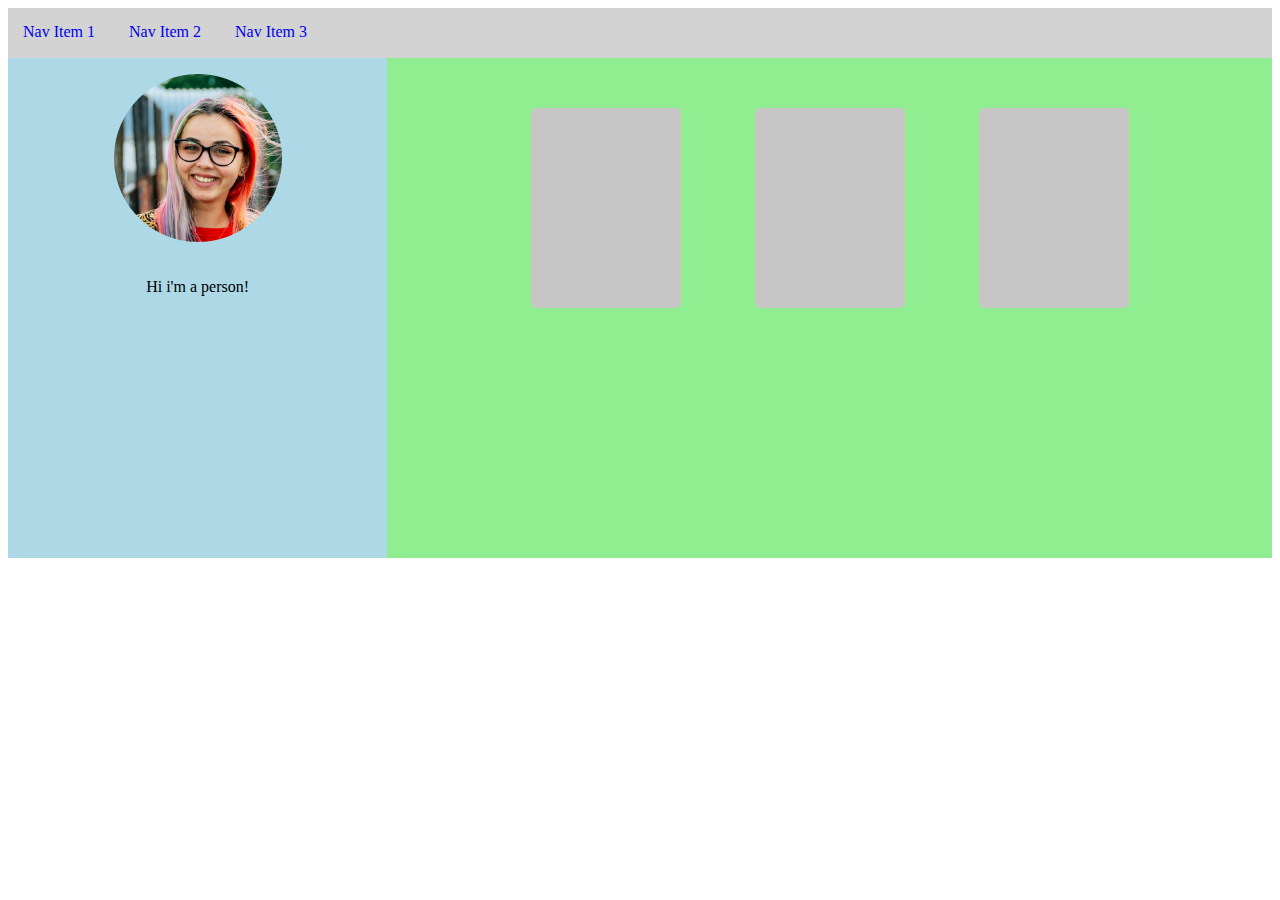
<file: index.html>
<!DOCTYPE html>
<html>
<head>
  <link href="css/index.css" rel="stylesheet" type="text/css">
</head>

<body>
  <nav>
    <div class="block_element">
      <a href="https://google.com"><div class="inline-block">Nav Item 1</div></a>
      <a href="https://google.com"><div class="inline-block">Nav Item 2</div></a>
      <a href="https://google.com"><div class="inline-block">Nav Item 3</div></a>
    </div>
  </nav>

  <section class="wrapper">
    <div class="left">
      <img src="images/person.png">
      <p>Hi i'm a person!</p>
    </div>
    <div class="right">
      <div class="card">
      </div>
      <div class="card">
      </div>
      <div class="card">
      </div>
    </div>
  </section>
</body>
</html>
</file>
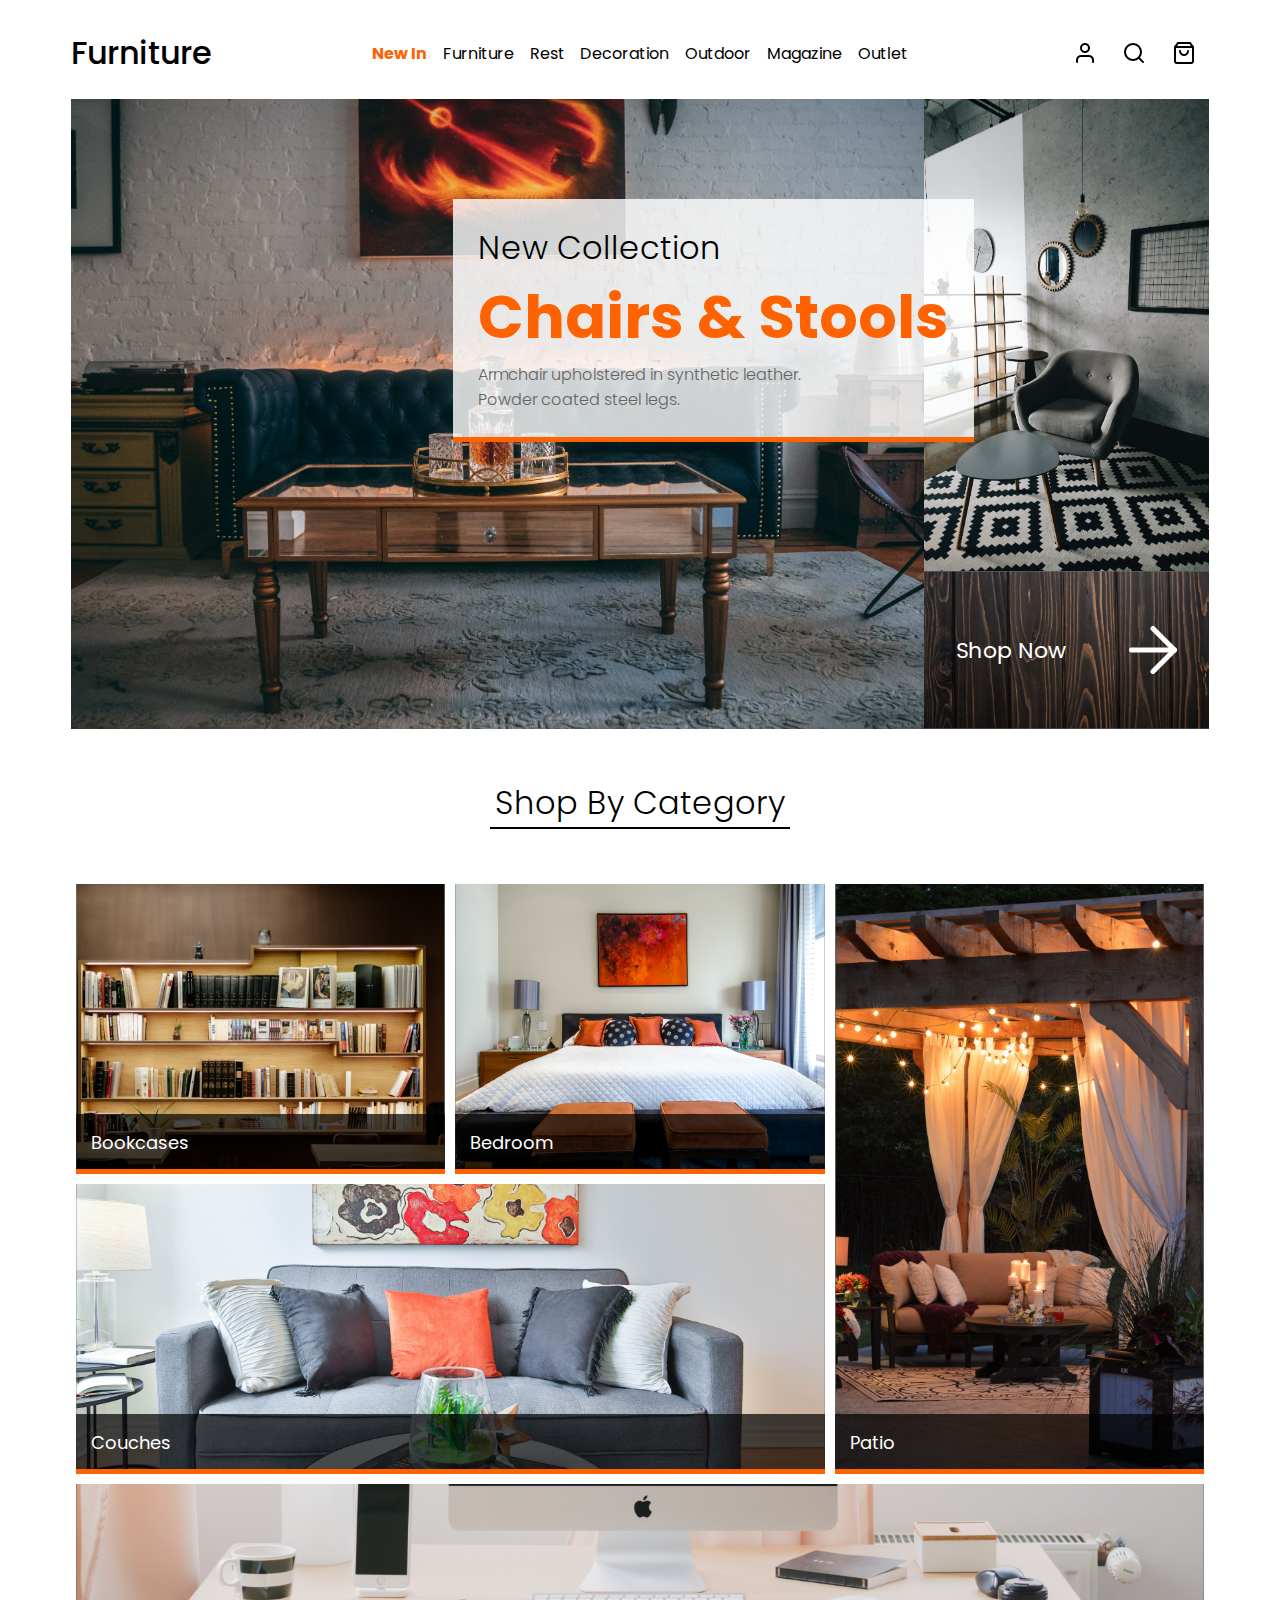
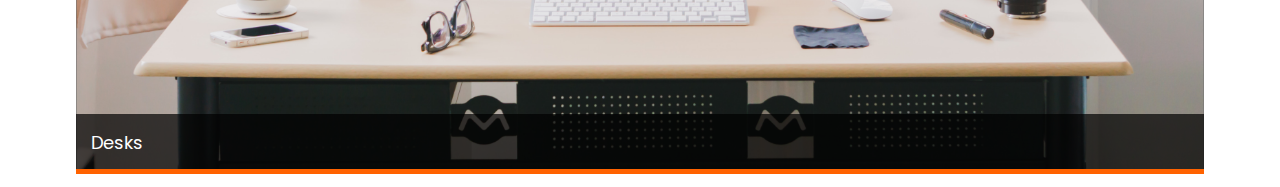
<file: 18.2-activities/solved/index.html>
<!DOCTYPE html>
<html>
<head>
  <link href="https://fonts.googleapis.com/css?family=Poppins:100,200,300,400,500,600,700,800,900&display=swap" rel="stylesheet">
  <link href="css/style.css" rel="stylesheet" type="text/css">
  <title>Furniture Homepage</title>
</head>
<body>
  <nav id="navBar">
    <h1>Furniture</h1>
    <div id="navigation">
      <p class="highlight">New In</p>
      <p>Furniture</p>
      <p>Rest</p>
      <p>Decoration</p>
      <p>Outdoor</p>
      <p>Magazine</p>
      <p>Outlet</p>
    </div>
    <div class="icons">
      <img src="images/user.png">
      <img src="images/search.png">
      <img src="images/shopping-bag.png">
    </div>
  </nav>
  <section id="heroGrid">
    <div id="featuredProduct" class="heroGridArea">
      <div id="headline">
        <h3 id="newCollection">New Collection</h3>
        <h2>Chairs & Stools</h2>
        <p>Armchair upholstered in synthetic leather. Powder coated steel legs.</p>
      </div>
    </div>
    <div id="secondaryProduct" class="heroGridArea"></div>
    <div id="CTA" class="heroGridArea">
        <h4>Shop Now</h4>
        <img src="images/arrow-right.png">
      </div>
  </section>
  <div class="subHeading">
      <h3>Shop By Category</h3>
  </div>
  <section id="categoryGrid">
    <div id="bookcases" class="categoryGridArea">
      <div class="heading">Bookcases</div>
    </div>
    <div id="bedroom" class="categoryGridArea">
      <div class="heading">Bedroom</div>
    </div>
    <div id="couches" class="categoryGridArea">
      <div class="heading">Couches</div>
    </div>
    <div id="patio" class="categoryGridArea">
      <div class="heading">Patio</div>
    </div>
    <div id="desks" class="categoryGridArea">
      <div class="heading">Desks</div>
    </div>
  </section>
</body>
</html>
</file>
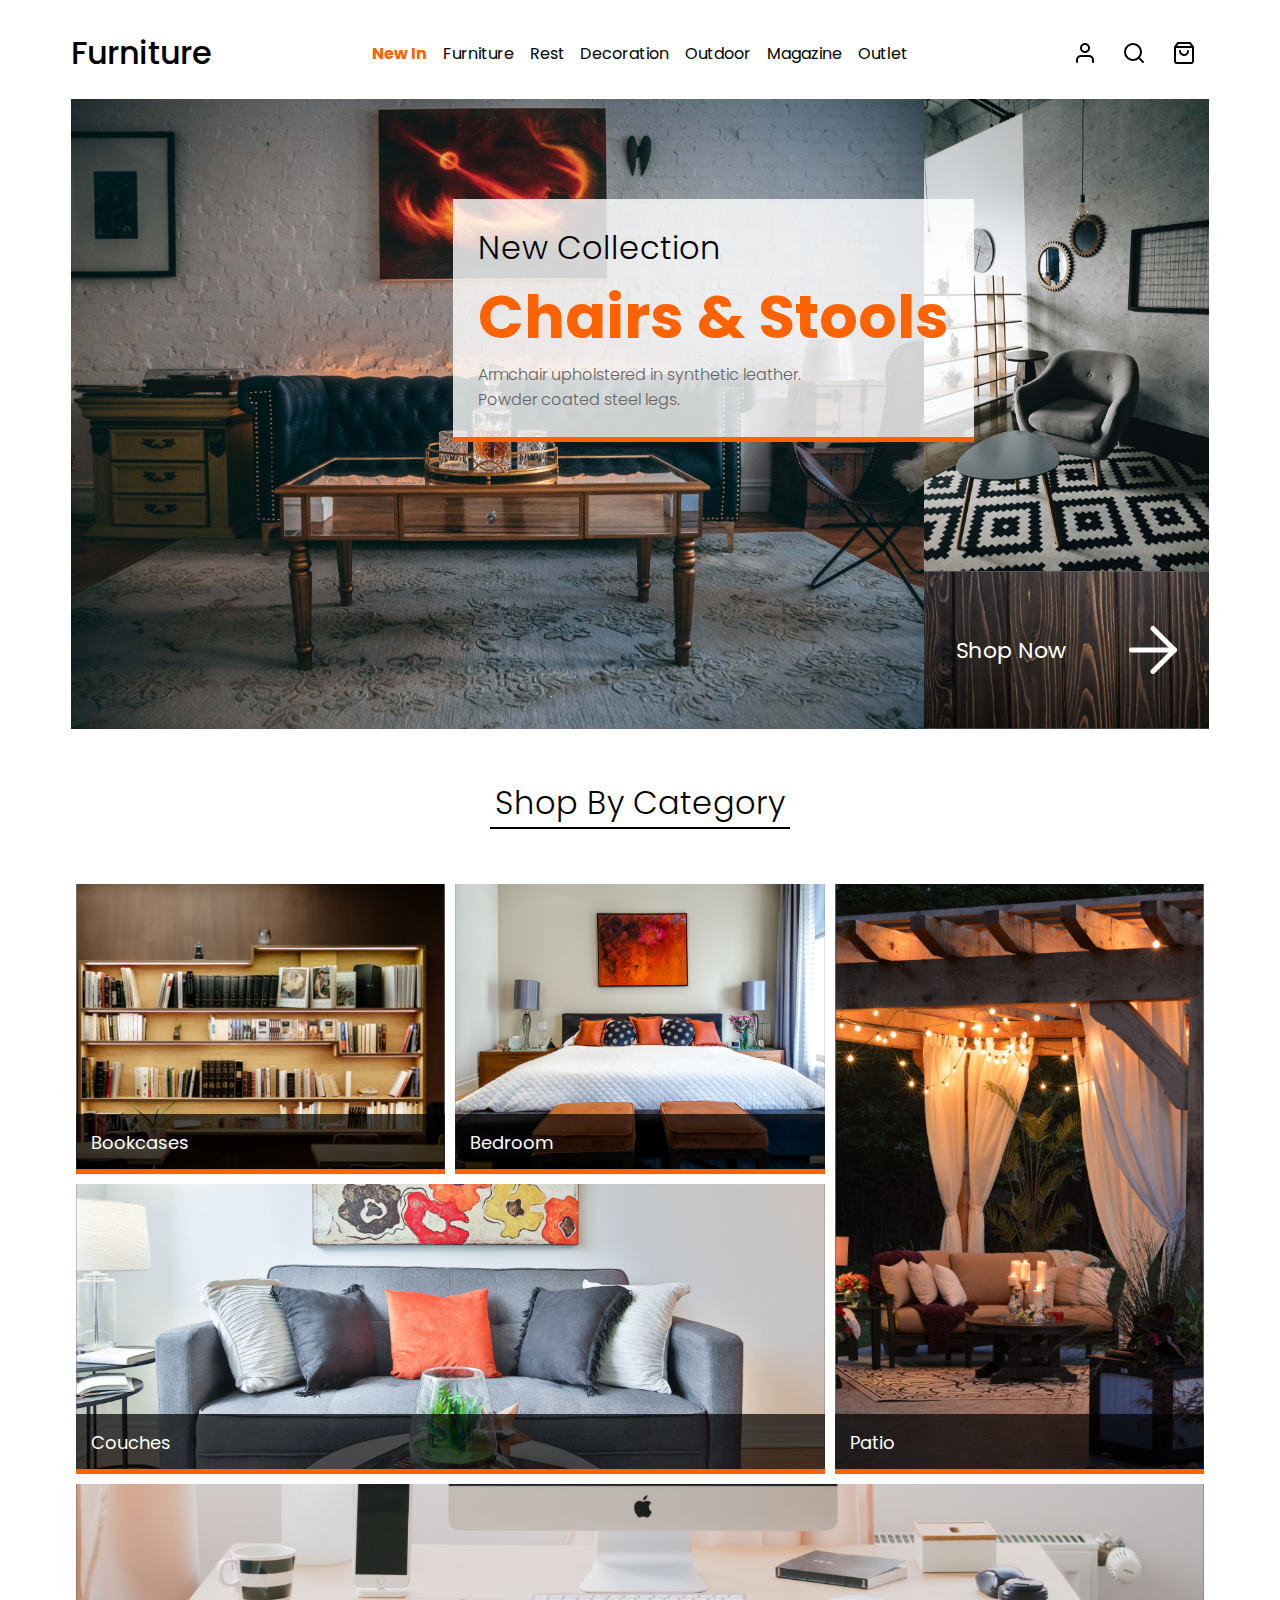
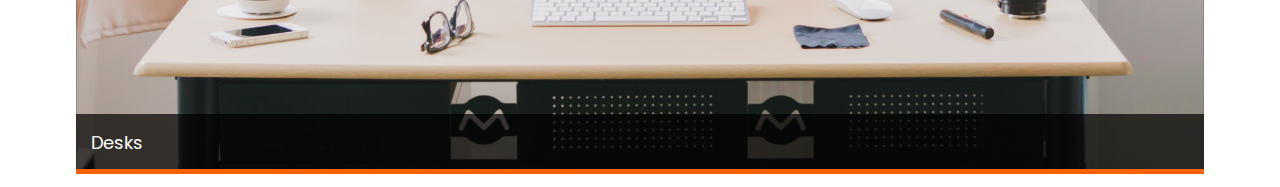
<file: 18.2-activities/unsolved/index.html>
<!DOCTYPE html>
<html>
<head>
  <link href="https://fonts.googleapis.com/css?family=Poppins:100,200,300,400,500,600,700,800,900&display=swap" rel="stylesheet">
  <link href="css/style.css" rel="stylesheet" type="text/css">
  <title>Furniture Homepage</title>
</head>
<body>
  <nav id="navBar">
    <h1>Furniture</h1>
    <div id="navigation">
      <p class="highlight">New In</p>
      <p>Furniture</p>
      <p>Rest</p>
      <p>Decoration</p>
      <p>Outdoor</p>
      <p>Magazine</p>
      <p>Outlet</p>
    </div>
    <div class="icons">
      <img src="images/user.png">
      <img src="images/search.png">
      <img src="images/shopping-bag.png">
    </div>
  </nav>
  <section id="heroGrid">
    <div id="featuredProduct" class="heroGridArea">
      <div id="headline">
        <h3 id="newCollection">New Collection</h3>
        <h2>Chairs & Stools</h2>
        <p>Armchair upholstered in synthetic leather. Powder coated steel legs.</p>
      </div>
    </div>
    <div id="secondaryProduct" class="heroGridArea"></div>
    <div id="CTA" class="heroGridArea">
      <h4>Shop Now</h4>
      <img src="images/arrow-right.png">
    </div>
  </section>
  <div class="subHeading">
    <h3>Shop By Category</h3>
  </div>
  <section id="categoryGrid">
    <div id="bookcases" class="categoryGridArea">
      <div class="heading">Bookcases</div>
    </div>
    <div id="bedroom" class="categoryGridArea">
      <div class="heading">Bedroom</div>
    </div>
    <div id="couches" class="categoryGridArea">
      <div class="heading">Couches</div>
    </div>
    <div id="patio" class="categoryGridArea">
      <div class="heading">Patio</div>
    </div>
    <div id="desks" class="categoryGridArea">
      <div class="heading">Desks</div>
    </div>
  </section>
</body>
</html>
</file>
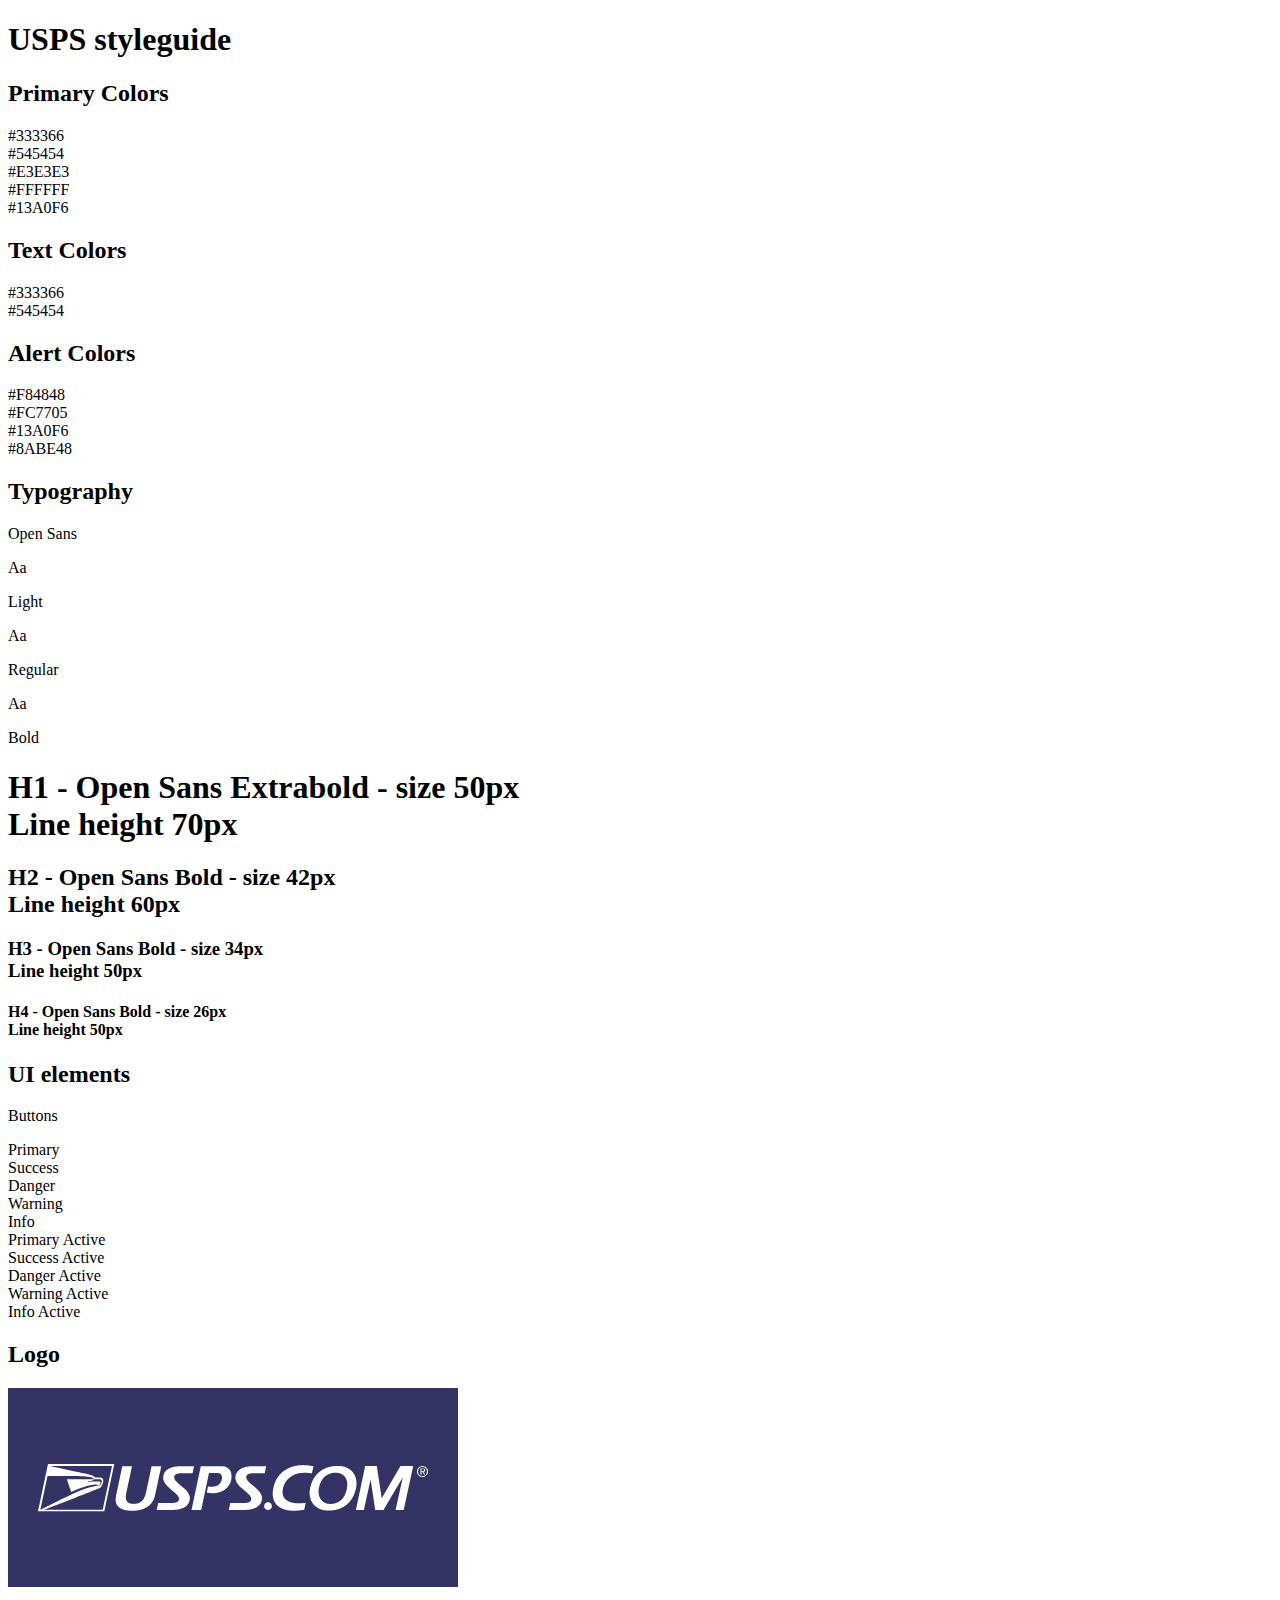
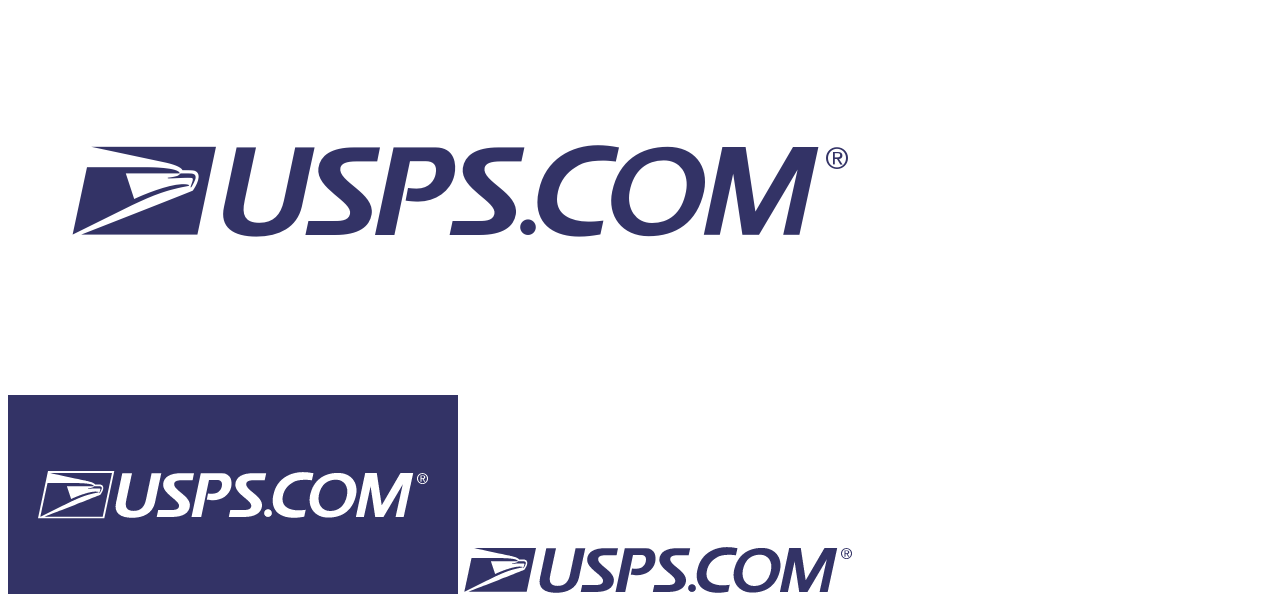
<file: 17.2-activities/01_Containers_Structure/solved/index.html>
<!DOCTYPE html>
<html>
<head>
  <title>USPS Style Guide</title>
  <link href="css/style.css" rel="stylesheet" type="text/css">
</head>
<body>
<section class="header"></section>
<section class="colorPalette">
  <h1 id="pageTopic">USPS styleguide</h1>
  <h2 class="sectionHead">Primary Colors</h2>
  <div class="colorContainer">
    <div class="swatch darkBlue"></div>
    <div class="hexCode">#333366</div>
  </div>
  <div class="colorContainer">
    <div class="swatch darkGrey"></div>
    <div class="hexCode">#545454</div>
  </div>
  <div class="colorContainer">
    <div class="swatch lightGrey"></div>
    <div class="hexCode">#E3E3E3</div>
  </div>
  <div class="colorContainer">
    <div class="swatch white"></div>
    <div class="hexCode">#FFFFFF</div>
  </div>
  <div class="colorContainer">
    <div class="swatch lightBlue"></div>
    <div class="hexCode">#13A0F6</div>
  </div>

  <h2 class="sectionHead">Text Colors</h2>
  <div class="colorContainer">
    <div class="swatch darkBlue"></div>
    <div class="hexCode">#333366</div>
  </div>
  <div class="colorContainer">
    <div class="swatch darkGrey"></div>
    <div class="hexCode">#545454</div>
  </div>

  <h2 class="sectionHead">Alert Colors</h2>
  <div class="colorContainer">
    <div class="swatch red"></div>
    <div class="hexCode">#F84848</div>
  </div>
  <div class="colorContainer">
    <div class="swatch orange"></div>
    <div class="hexCode">#FC7705</div>
  </div>
  <div class="colorContainer">
    <div class="swatch lightBlue"></div>
    <div class="hexCode">#13A0F6</div>
  </div>
  <div class="colorContainer">
    <div class="swatch lightGreen"></div>
    <div class="hexCode">#8ABE48</div>
  </div>
</section>
<section class="typography">
  <h2 class="sectionHead">Typography</h2>
  <p>Open Sans</p>
  <div class="type_container">
  <p class="large light">Aa</p>
  <p>Light</p>
  </div>

  <div class="type_container">
  <p class="large regular">Aa</p>
  <p>Regular</p>
  </div>

  <div class="type_container">
  <p class="large bold">Aa</p>
  <p>Bold</p>
  </div>

  <h1>H1 - Open Sans Extrabold - size 50px <br>Line height 70px</h1>
  <h2>H2 - Open Sans Bold - size 42px <br>Line height 60px</h2>
  <h3>H3 - Open Sans Bold - size 34px <br>Line height 50px</h3>
  <h4>H4 - Open Sans Bold - size 26px <br>Line height 50px</h4>
</section>
<section class="uiElements">
    <h2 class="sectionHead">UI elements</h2>
    <p>Buttons</p>
    <div class="buttonContain">
      <div class="button primary">Primary</div>
      <div class="button success">Success</div>
      <div class="button danger">Danger</div>
      <div class="button warning">Warning</div>
      <div class="button info">Info</div>
    </div>
    <div class="buttonContain">
      <div class="button primaryActive">Primary Active</div>
      <div class="button successActive">Success Active</div>
      <div class="button dangerActive">Danger Active</div>
      <div class="button warningActive">Warning Active</div>
      <div class="button infoActive">Info Active</div>
    </div>
</section>
<section class="imagery">
<h2 class="sectionHead">Logo</h2>
<img src="images/Logo-dark.png">
<img src="images/Logo-light.png">
<img src="images/Logo-dark1.png">
<img src="images/Logo-light-1.png">
</section>
</body>
</html>
</file>
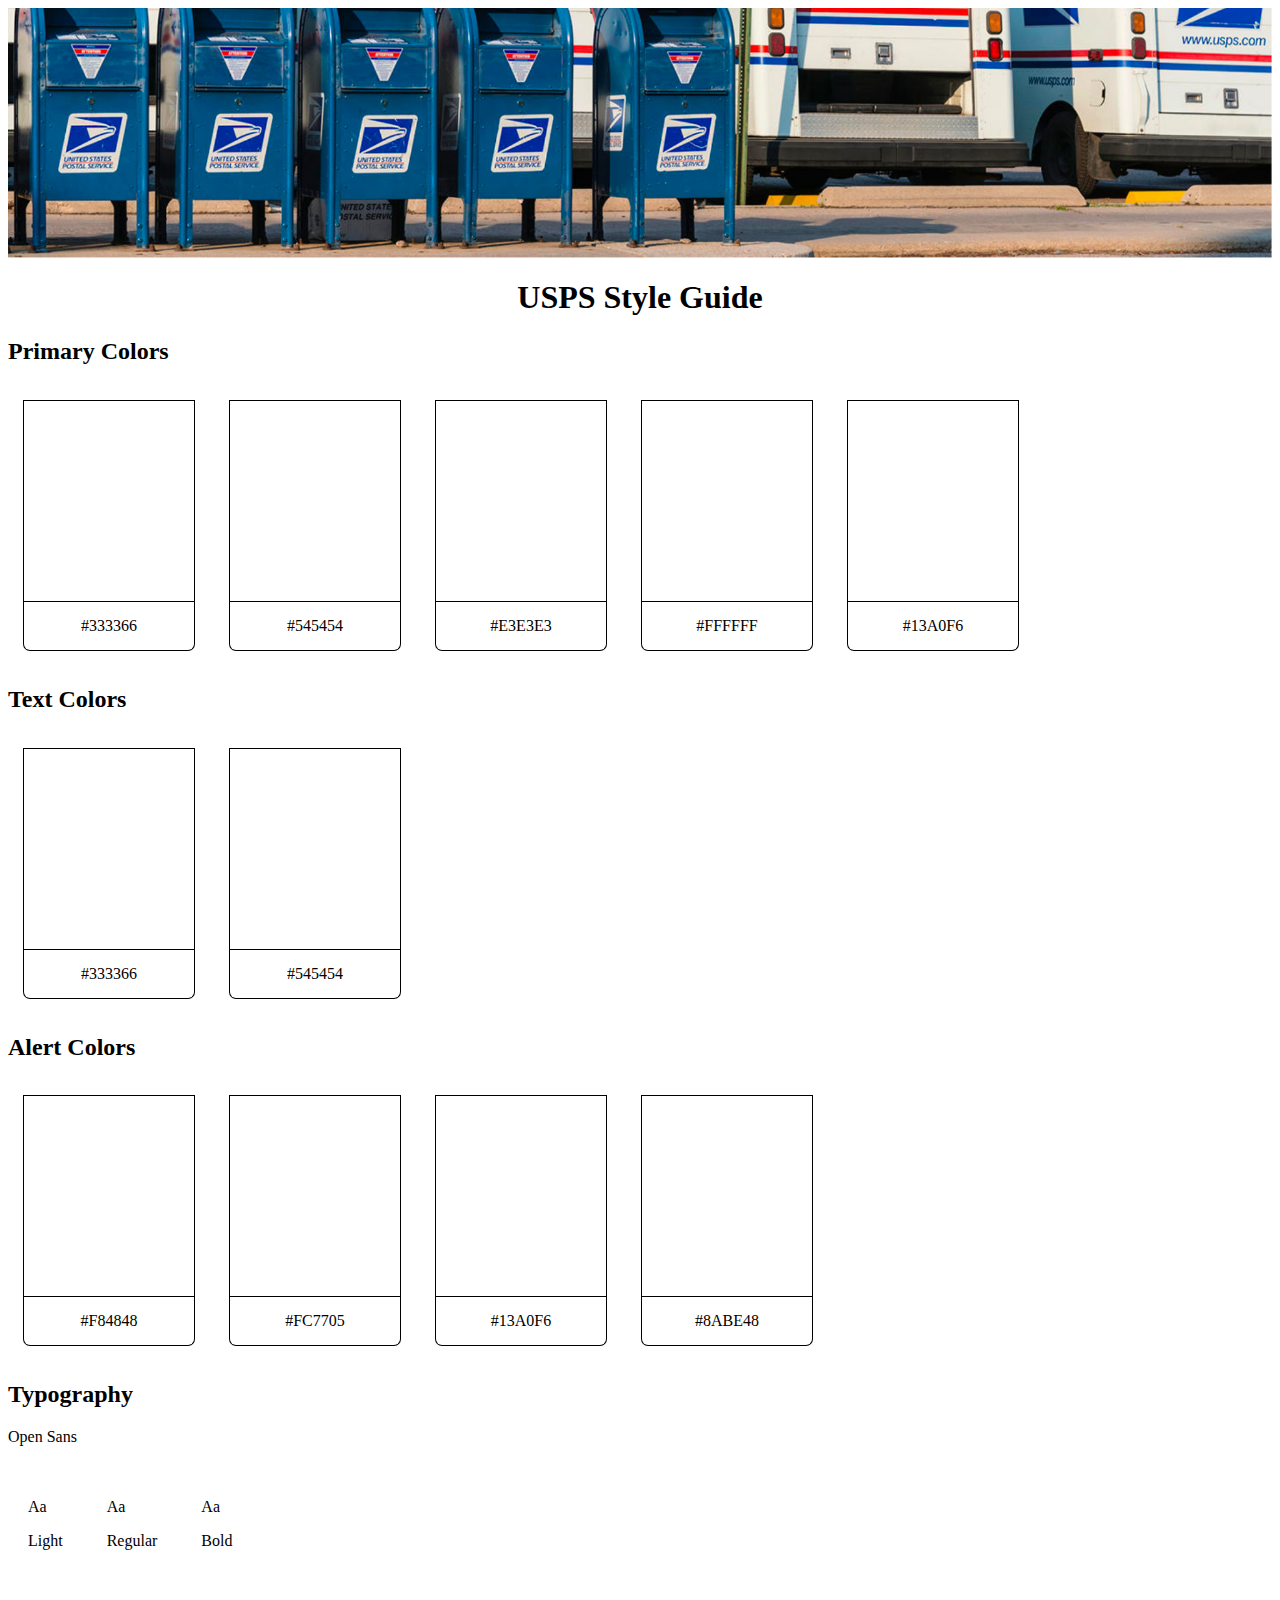
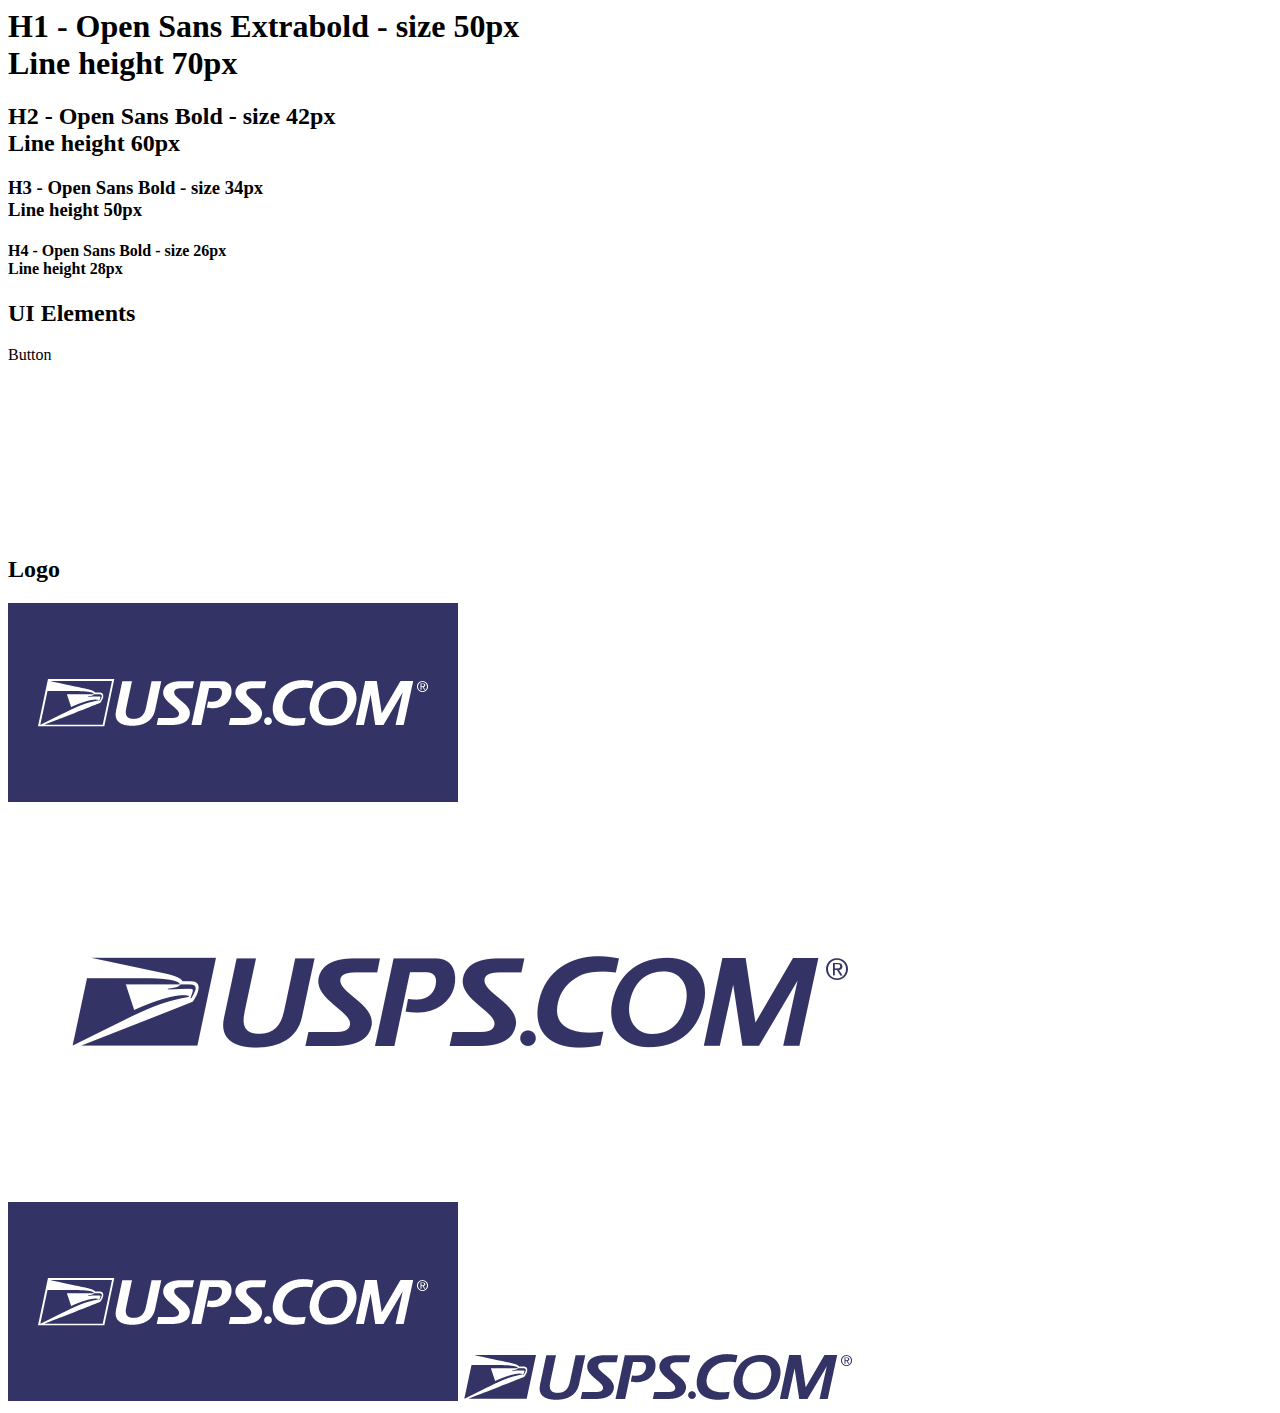
<file: 17.2-activities/01_Containers_Structure/unsolved/index.html>
<html>
<head>
  <title>USPS Style Guide</title>
  <link href="css/style.css" rel="stylesheet" type="text/css">
</head>
  <body>
  <!-- Header section here -->
  <section class="header"></section>

  <!-- Color Palette section -->
  <section class="colorPalette">

    <h1 id="pageTopic">USPS Style Guide</h1>
    <h2 class="sectionHead">Primary Colors</h2>

    <div class="colorContainer">
      <div class="swatch darkBlue"></div>
      <div class="hexCode">#333366</div>
    </div>

    <div class="colorContainer">
      <div class="swatch darkGrey"></div>
      <div class="hexCode">#545454</div>
    </div>

    <div class="colorContainer">
      <div class="swatch lightGrey"></div>
      <div class="hexCode">#E3E3E3</div>
    </div>

    <div class="colorContainer">
      <div class="swatch white"></div>
      <div class="hexCode">#FFFFFF</div>
    </div>

    <div class="colorContainer">
      <div class="swatch lightBlue"></div>
      <div class="hexCode">#13A0F6</div>
    </div>

    <h2 class="sectionHead">Text Colors</h2>
    <div class="colorContainer">
      <div class="swatch darkBlue"></div>
      <div class="hexCode">#333366</div>
    </div>

    <div class="colorContainer">
      <div class="swatch darkGrey"></div>
      <div class="hexCode">#545454</div>
    </div>

    <h2 class="sectionHead">Alert Colors</h2>
    <div class="colorContainer">
      <div class="swatch red"></div>
      <div class="hexCode">#F84848</div>
    </div>

    <div class="colorContainer">
      <div class="swatch orange"></div>
      <div class="hexCode">#FC7705</div>
    </div>

    <div class="colorContainer">
      <div class="swatch lightBlue"></div>
      <div class="hexCode">#13A0F6</div>
    </div>

    <div class="colorContainer">
      <div class="swatch lightGreen"></div>
      <div class="hexCode">#8ABE48</div>
    </div>

  </section>

  <!-- Typography Section -->
  <section class="typography">
    <h2 class="sectionHead">Typography</h2>
    <p>Open Sans</p>
    <div class="type_container">
      <p class="large light">Aa</p>
      <p>Light</p>
    </div>
    <div class="type_container">
      <p class="regular">Aa</p>
      <p>Regular</p>
    </div>
    <div class="type_container">
      <p class="bold">Aa</p>
      <p>Bold</p>
    </div>
    <h1>H1 - Open Sans Extrabold - size 50px <br> Line height 70px</h1>
    <h2>H2 - Open Sans Bold - size 42px <br> Line height 60px</h2>
    <h3>H3 - Open Sans Bold - size 34px <br> Line height 50px</h3>
    <h4>H4 - Open Sans Bold - size 26px <br> Line height 28px</h4>
  </section>

  <!-- UI Elements Section -->
  <section class="uiElements">
    <h2 class="sectionHead">UI Elements</h2>
    <p>Button</p>
    <div class="buttonContain">
      <div class="button primary">Primary</div>
      <div class="button success">Success</div>
      <div class="button danger">Danger</div>
      <div class="button warning">Warning</div>
      <div class="button info">Info</div>
    </div>
    <div class="buttonContain">
      <div class="button primaryActive">Primary Active</div>
      <div class="button successActive">Success Active</div>
      <div class="button dangerActive">Danger Active</div>
      <div class="button warningActive">Warning Active</div>
      <div class="button infoActive">Info Active</div>
    </div>
  </section>

  <!-- Imagery Section -->
  <section class="imagery"></section>
  <h2 class="sectionHead">Logo</h2>
  <img src="images/Logo-dark.png">
  <img src="images/Logo-light.png">
  <img src="images/Logo-dark1.png">
  <img src="images/Logo-light-1.png">

  </body>
</html>
</file>
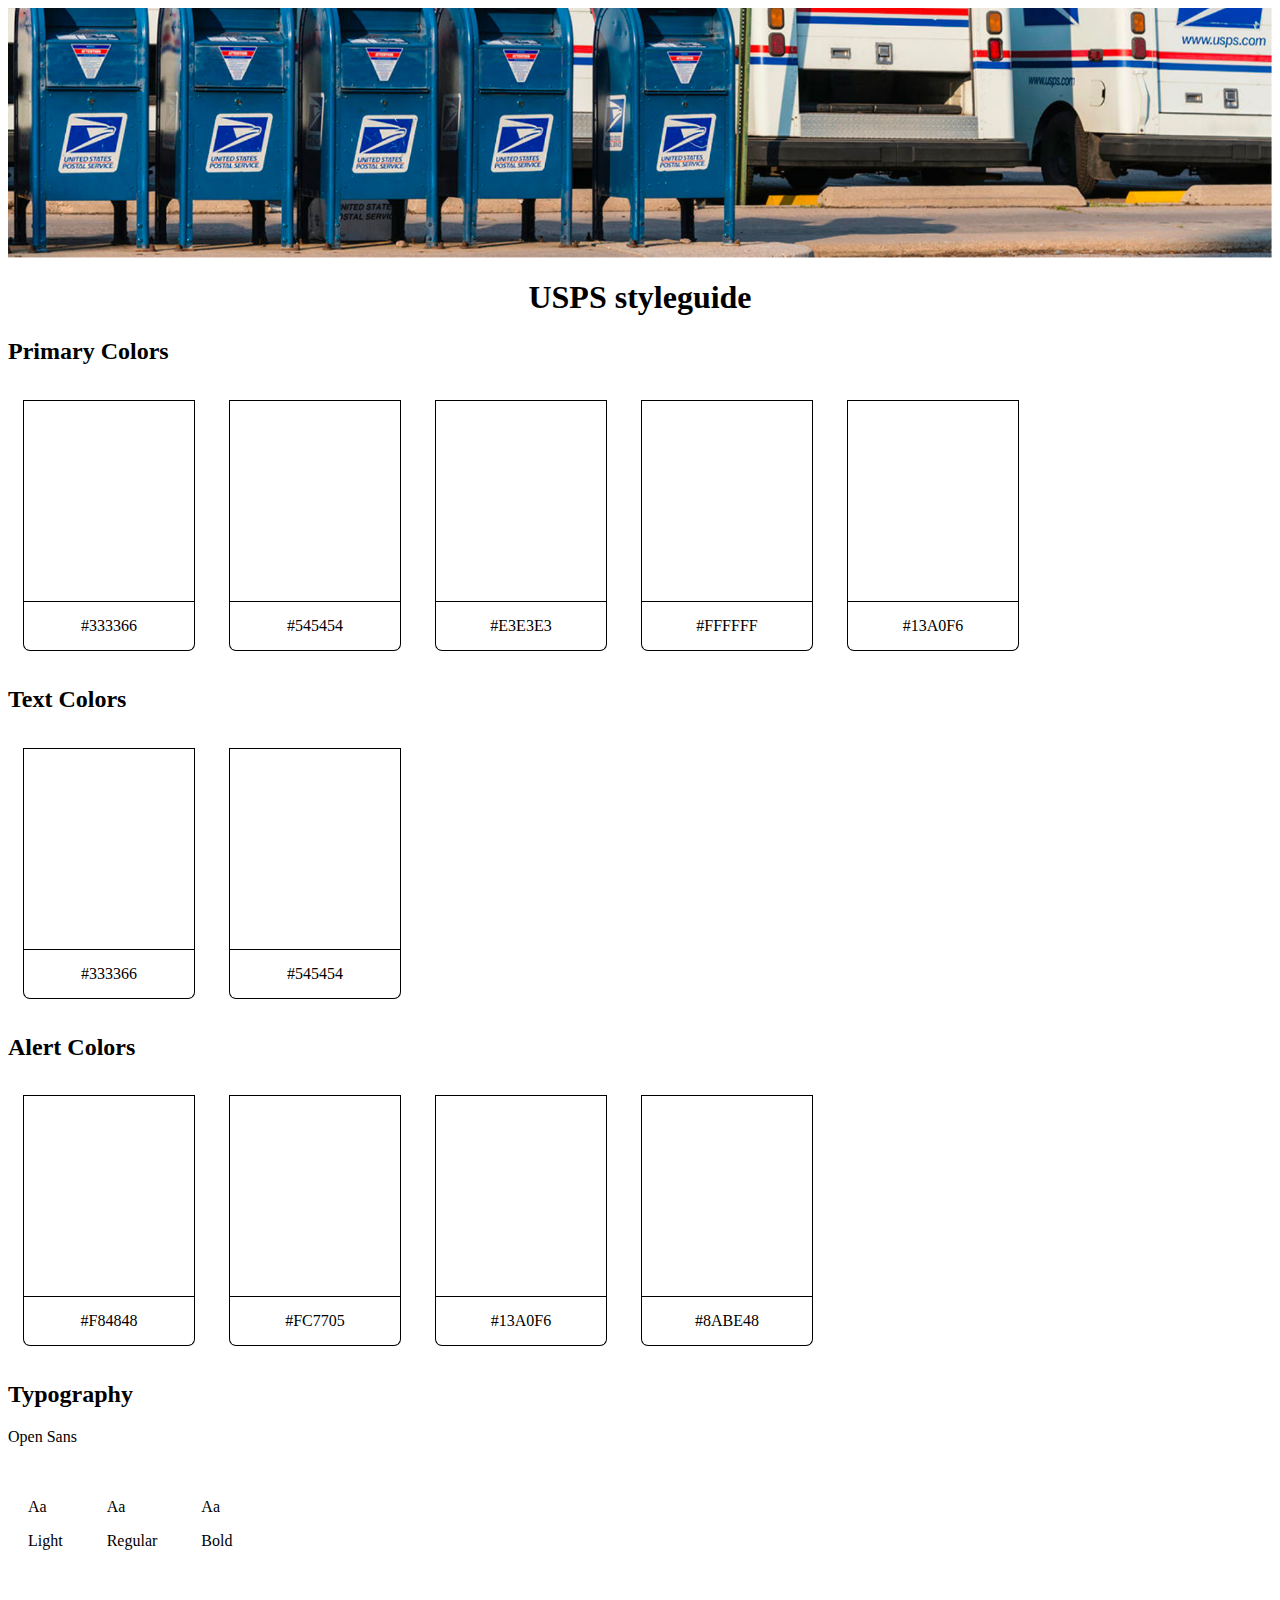
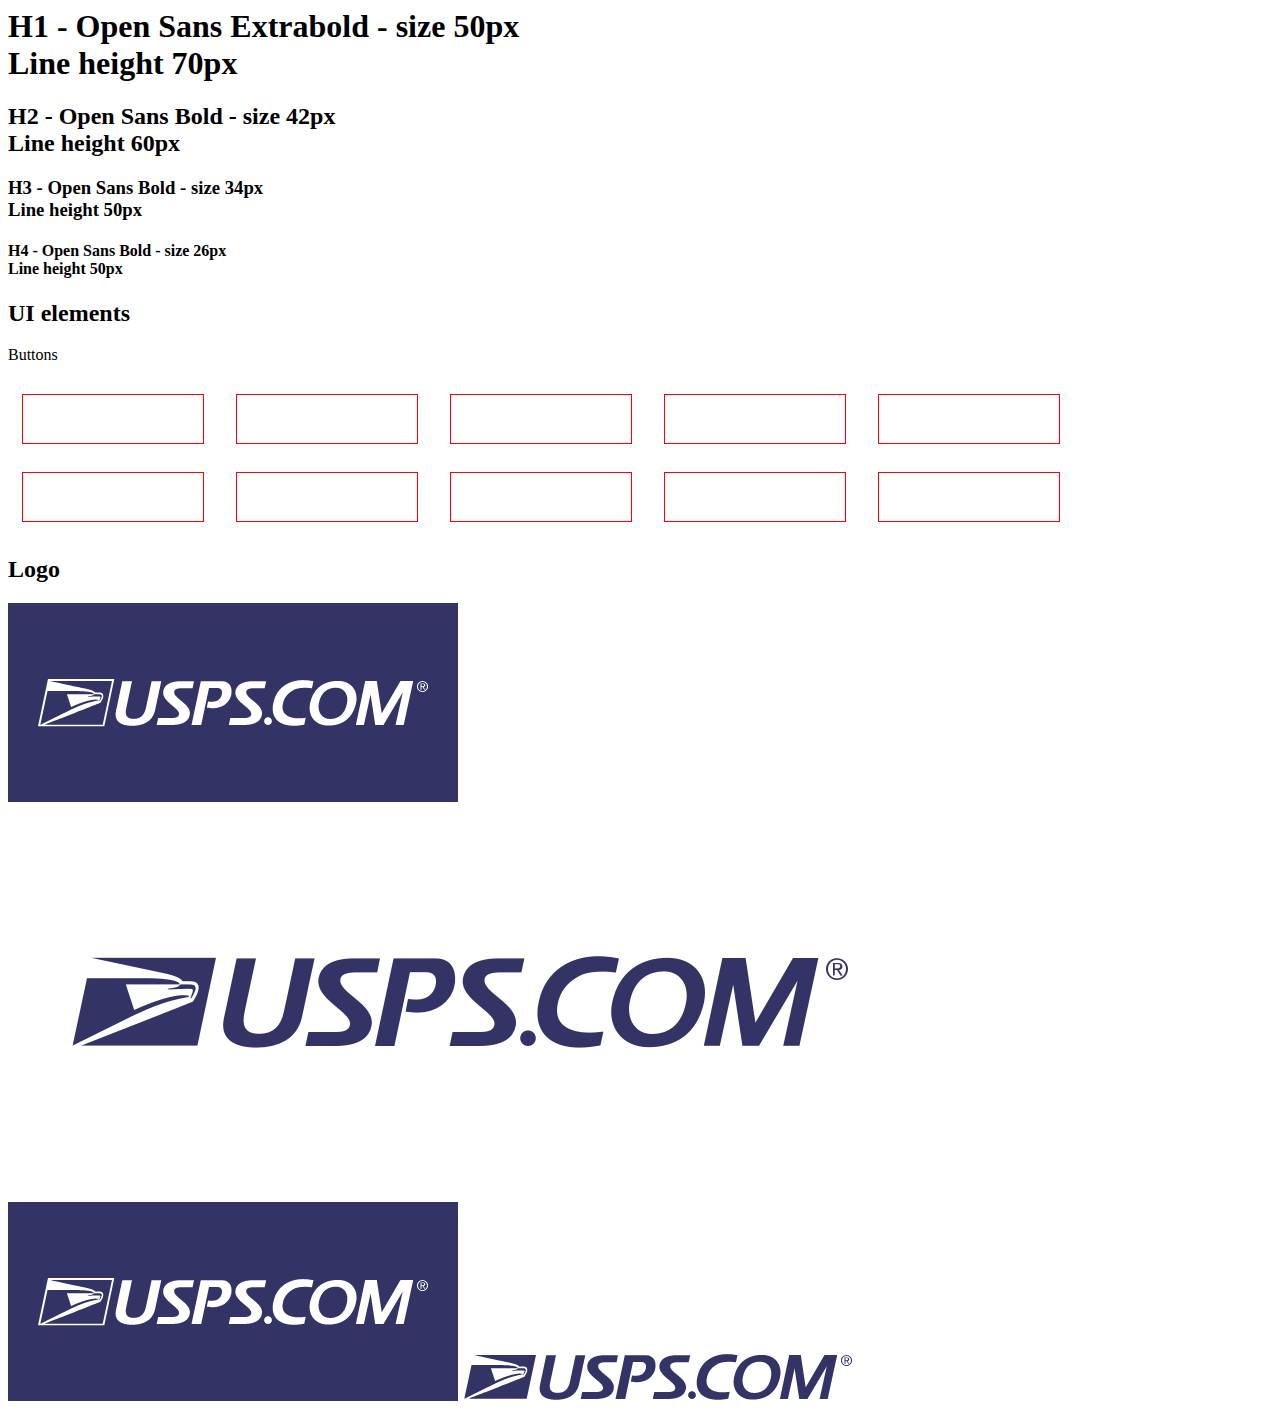
<file: 17.2-activities/02_BoxModel/solved/index.html>
<html>
<head>
  <title>USPS Style Guide</title>
  <link href="css/style.css" rel="stylesheet" type="text/css">
</head>
<body>
<section class="header"></section>
<section class="colorPalette">
  <h1 id="pageTopic">USPS styleguide</h1>
  <h2 class="sectionHead">Primary Colors</h2>
  <div class="colorContainer">
    <div class="swatch darkBlue"></div>
    <div class="hexCode">#333366</div>
  </div>
  <div class="colorContainer">
    <div class="swatch darkGrey"></div>
    <div class="hexCode">#545454</div>
  </div>
  <div class="colorContainer">
    <div class="swatch lightGrey"></div>
    <div class="hexCode">#E3E3E3</div>
  </div>
  <div class="colorContainer">
    <div class="swatch white"></div>
    <div class="hexCode">#FFFFFF</div>
  </div>
  <div class="colorContainer">
    <div class="swatch lightBlue"></div>
    <div class="hexCode">#13A0F6</div>
  </div>

  <h2 class="sectionHead">Text Colors</h2>
  <div class="colorContainer">
    <div class="swatch darkBlue"></div>
    <div class="hexCode">#333366</div>
  </div>
  <div class="colorContainer">
    <div class="swatch darkGrey"></div>
    <div class="hexCode">#545454</div>
  </div>

  <h2 class="sectionHead">Alert Colors</h2>
  <div class="colorContainer">
    <div class="swatch red"></div>
    <div class="hexCode">#F84848</div>
  </div>
  <div class="colorContainer">
    <div class="swatch orange"></div>
    <div class="hexCode">#FC7705</div>
  </div>
  <div class="colorContainer">
    <div class="swatch lightBlue"></div>
    <div class="hexCode">#13A0F6</div>
  </div>
  <div class="colorContainer">
    <div class="swatch lightGreen"></div>
    <div class="hexCode">#8ABE48</div>
  </div>
</section>
<section class="typography">
  <h2 class="sectionHead">Typography</h2>
  <p>Open Sans</p>
  <div class="type_container">
  <p class="large light">Aa</p>
  <p>Light</p>
  </div>

  <div class="type_container">
  <p class="large regular">Aa</p>
  <p>Regular</p>
  </div>

  <div class="type_container">
  <p class="large bold">Aa</p>
  <p>Bold</p>
  </div>

  <h1>H1 - Open Sans Extrabold - size 50px <br>Line height 70px</h1>
  <h2>H2 - Open Sans Bold - size 42px <br>Line height 60px</h2>
  <h3>H3 - Open Sans Bold - size 34px <br>Line height 50px</h3>
  <h4>H4 - Open Sans Bold - size 26px <br>Line height 50px</h4>
</section>
<section class="uiElements">
    <h2 class="sectionHead">UI elements</h2>
    <p>Buttons</p>
    <div class="buttonContain">
      <div class="button primary">Primary</div>
      <div class="button success">Success</div>
      <div class="button danger">Danger</div>
      <div class="button warning">Warning</div>
      <div class="button info">Info</div>
    </div>
    <div class="buttonContain">
      <div class="button primaryActive">Primary Active</div>
      <div class="button successActive">Success Active</div>
      <div class="button dangerActive">Danger Active</div>
      <div class="button warningActive">Warning Active</div>
      <div class="button infoActive">Info Active</div>
    </div>
</section>
<section class="imagery">
<h2 class="sectionHead">Logo</h2>
<img src="images/Logo-dark.png">
<img src="images/Logo-light.png">
<img src="images/Logo-dark1.png">
<img src="images/Logo-light-1.png">
</section>
</body>
</html>
</file>
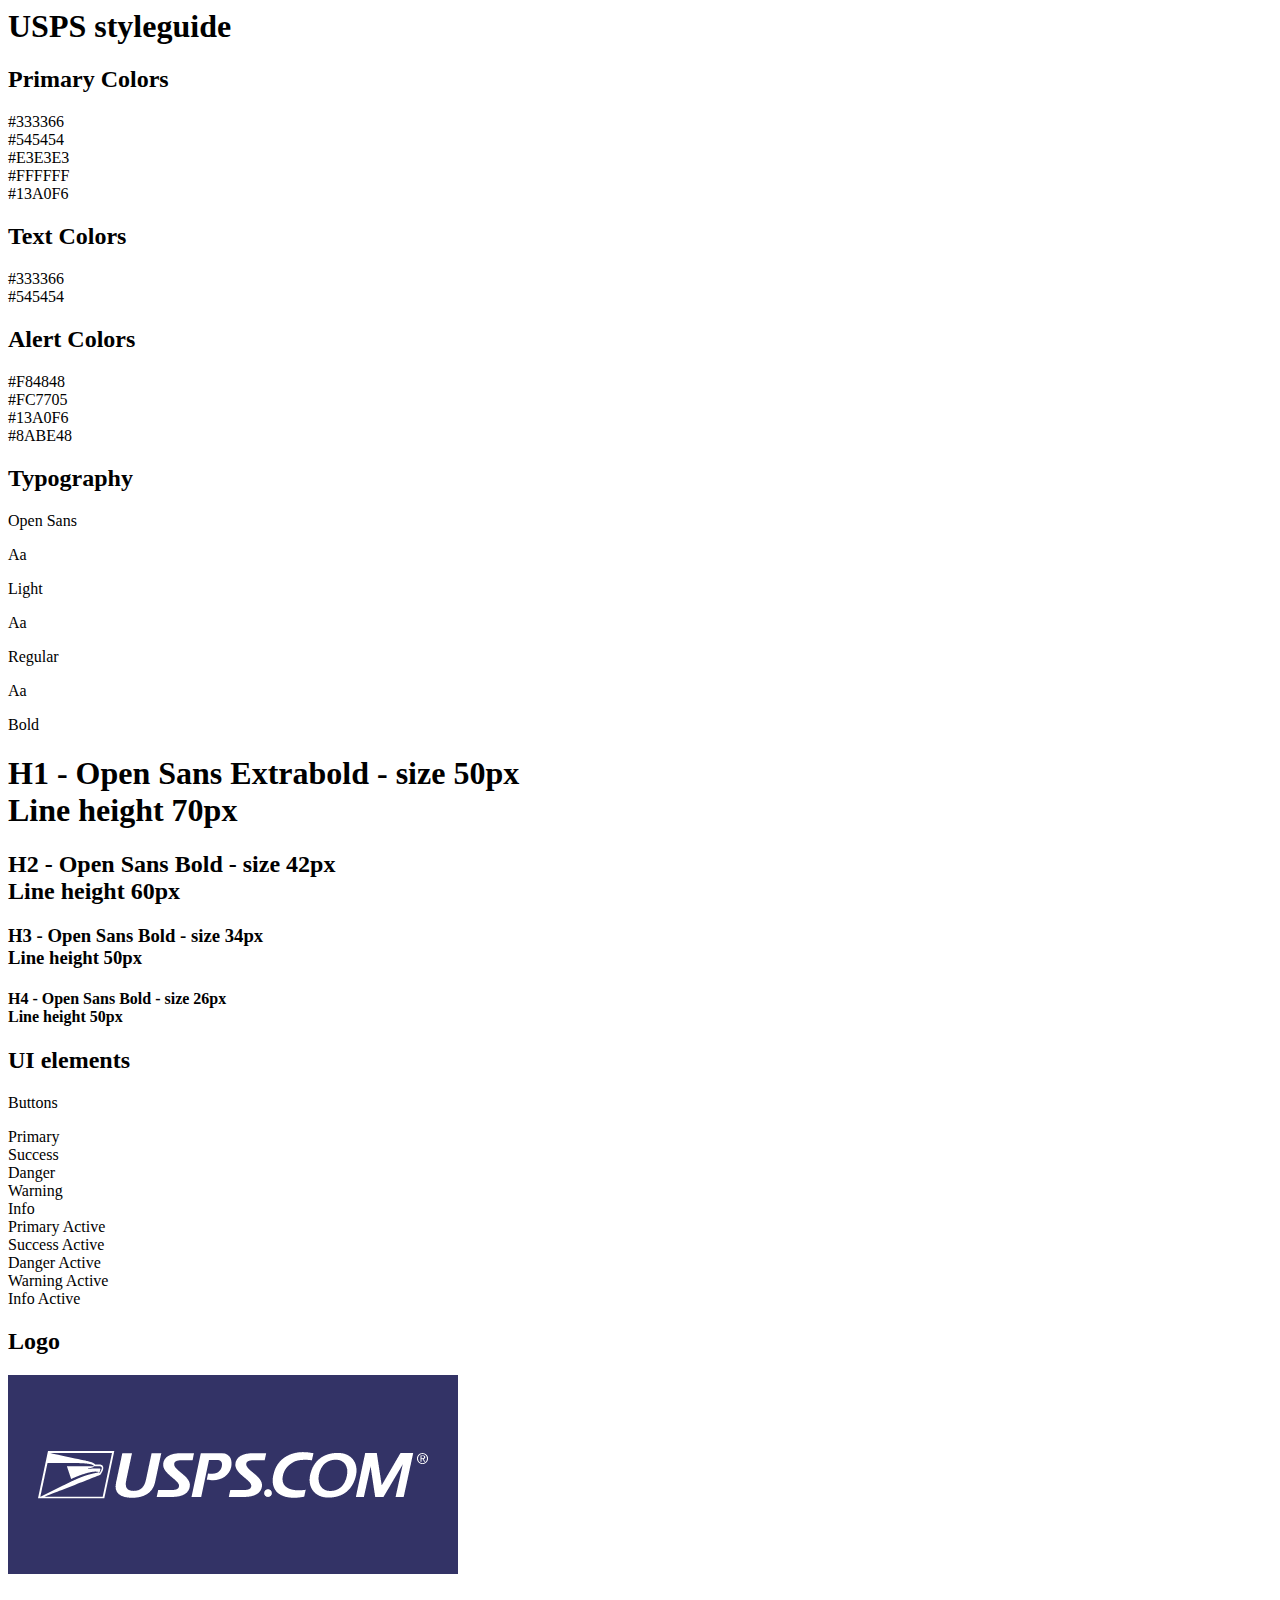
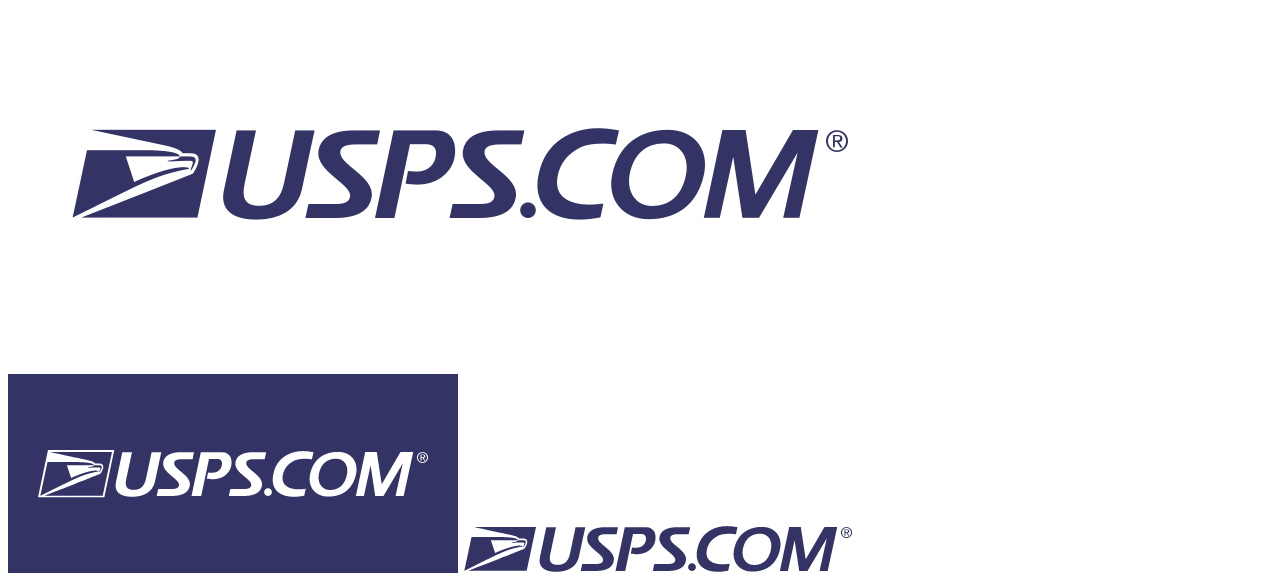
<file: 17.2-activities/02_BoxModel/unsolved/index.html>
<html>
<head>
  <title>USPS Style Guide</title>
  <link href="https://fonts.googleapis.com/css?family=Open+Sans&display=swap" rel="stylesheet">
  <link href="css/style.css" rel="stylesheet" type="text/css">
</head>
<body>
<section class="header"></section>
<section class="colorPalette">
  <h1 id="pageTopic">USPS styleguide</h1>
  <h2 class="sectionHead">Primary Colors</h2>
  <div class="colorContainer">
    <div class="swatch darkBlue"></div>
    <div class="hexCode">#333366</div>
  </div>
  <div class="colorContainer">
    <div class="swatch darkGrey"></div>
    <div class="hexCode">#545454</div>
  </div>
  <div class="colorContainer">
    <div class="swatch lightGrey"></div>
    <div class="hexCode">#E3E3E3</div>
  </div>
  <div class="colorContainer">
    <div class="swatch white"></div>
    <div class="hexCode">#FFFFFF</div>
  </div>
  <div class="colorContainer">
    <div class="swatch lightBlue"></div>
    <div class="hexCode">#13A0F6</div>
  </div>

  <h2 class="sectionHead">Text Colors</h2>
  <div class="colorContainer">
    <div class="swatch darkBlue"></div>
    <div class="hexCode">#333366</div>
  </div>
  <div class="colorContainer">
    <div class="swatch darkGrey"></div>
    <div class="hexCode">#545454</div>
  </div>

  <h2 class="sectionHead">Alert Colors</h2>
  <div class="colorContainer">
    <div class="swatch red"></div>
    <div class="hexCode">#F84848</div>
  </div>
  <div class="colorContainer">
    <div class="swatch orange"></div>
    <div class="hexCode">#FC7705</div>
  </div>
  <div class="colorContainer">
    <div class="swatch lightBlue"></div>
    <div class="hexCode">#13A0F6</div>
  </div>
  <div class="colorContainer">
    <div class="swatch lightGreen"></div>
    <div class="hexCode">#8ABE48</div>
  </div>
</section>
<section class="typography">
  <h2 class="sectionHead">Typography</h2>
  <p>Open Sans</p>
  <div class="type_container">
  <p class="large light">Aa</p>
  <p>Light</p>
  </div>

  <div class="type_container">
  <p class="large regular">Aa</p>
  <p>Regular</p>
  </div>

  <div class="type_container">
  <p class="large bold">Aa</p>
  <p>Bold</p>
  </div>

  <h1>H1 - Open Sans Extrabold - size 50px <br>Line height 70px</h1>
  <h2>H2 - Open Sans Bold - size 42px <br>Line height 60px</h2>
  <h3>H3 - Open Sans Bold - size 34px <br>Line height 50px</h3>
  <h4>H4 - Open Sans Bold - size 26px <br>Line height 50px</h4>
</section>
<section class="uiElements">
    <h2 class="sectionHead">UI elements</h2>
    <p>Buttons</p>
    <div class="buttonContain">
      <div class="button primary">Primary</div>
      <div class="button success">Success</div>
      <div class="button danger">Danger</div>
      <div class="button warning">Warning</div>
      <div class="button info">Info</div>
    </div>
    <div class="buttonContain">
      <div class="button primaryActive">Primary Active</div>
      <div class="button successActive">Success Active</div>
      <div class="button dangerActive">Danger Active</div>
      <div class="button warningActive">Warning Active</div>
      <div class="button infoActive">Info Active</div>
    </div>
</section>
<section class="imagery">
<h2 class="sectionHead">Logo</h2>
<img src="images/Logo-dark.png">
<img src="images/Logo-light.png">
<img src="images/Logo-dark1.png">
<img src="images/Logo-light-1.png">
</section>
</body>
</html>
</file>
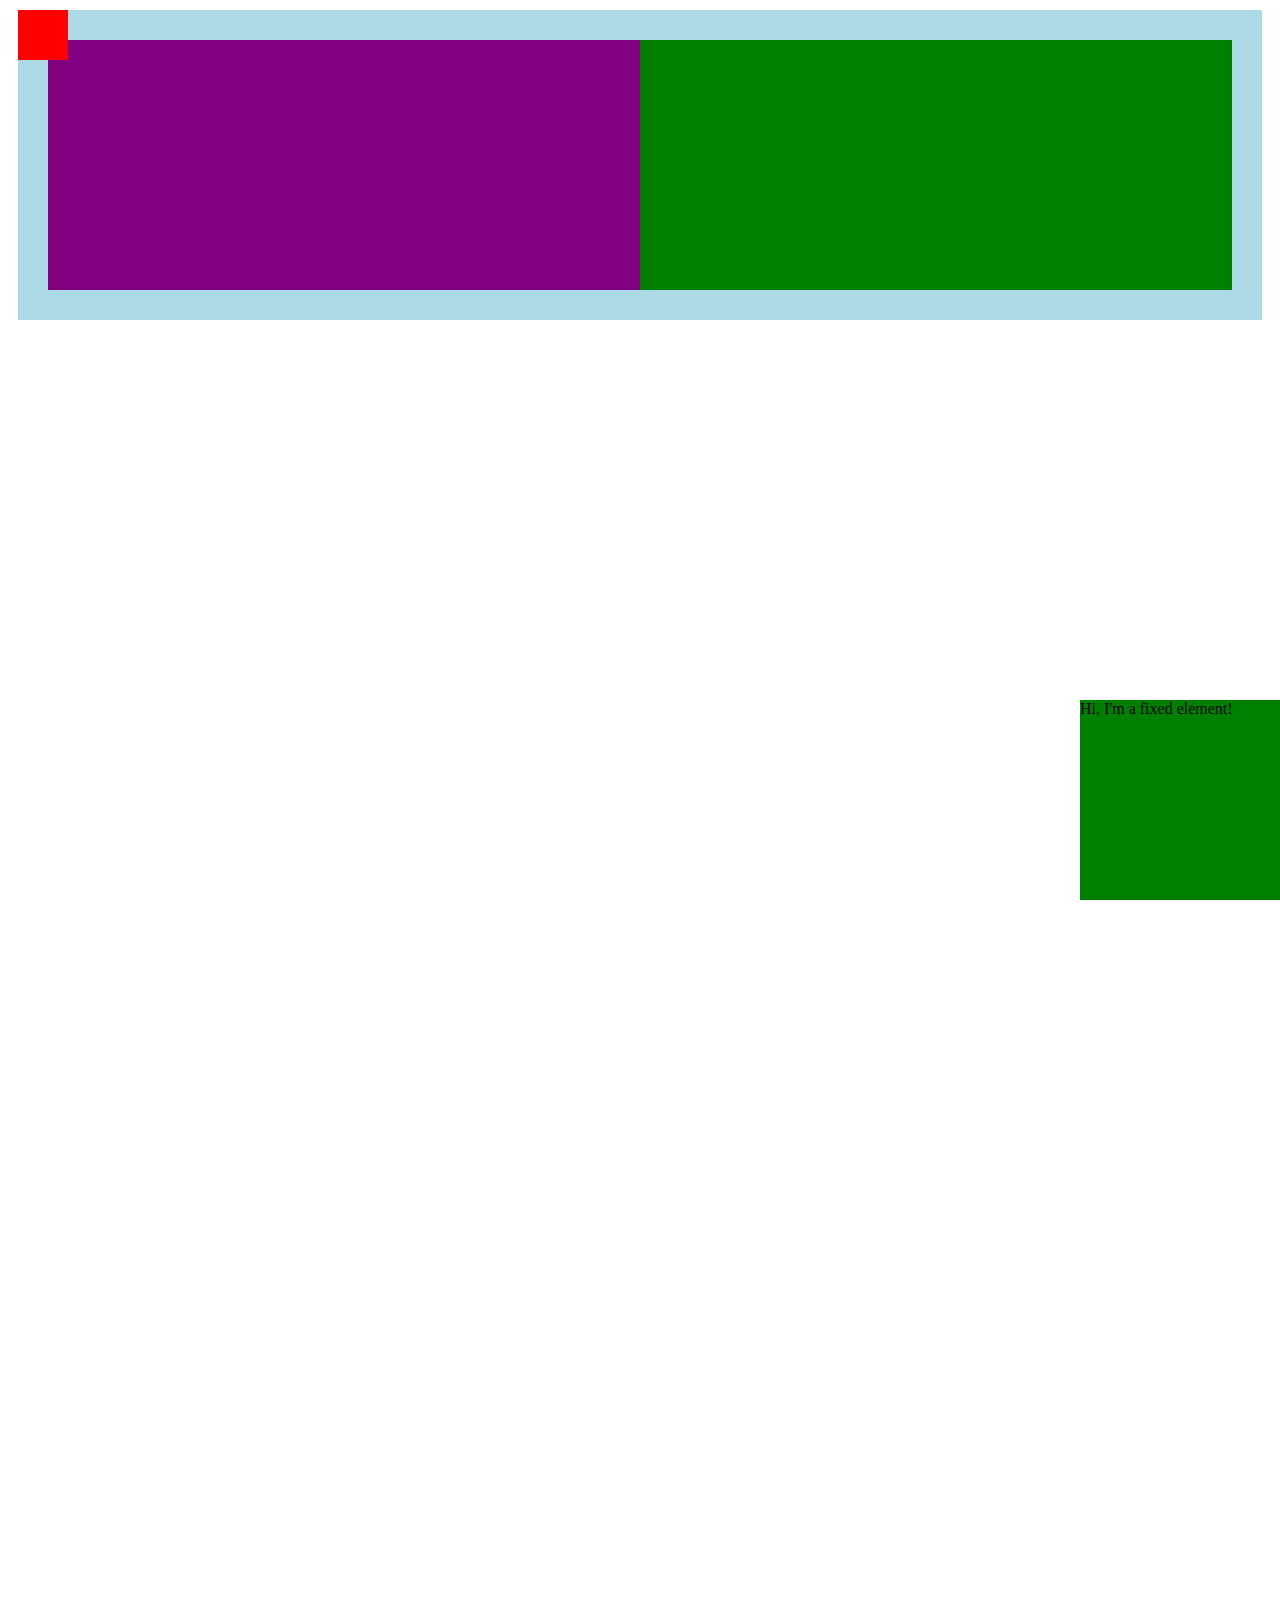
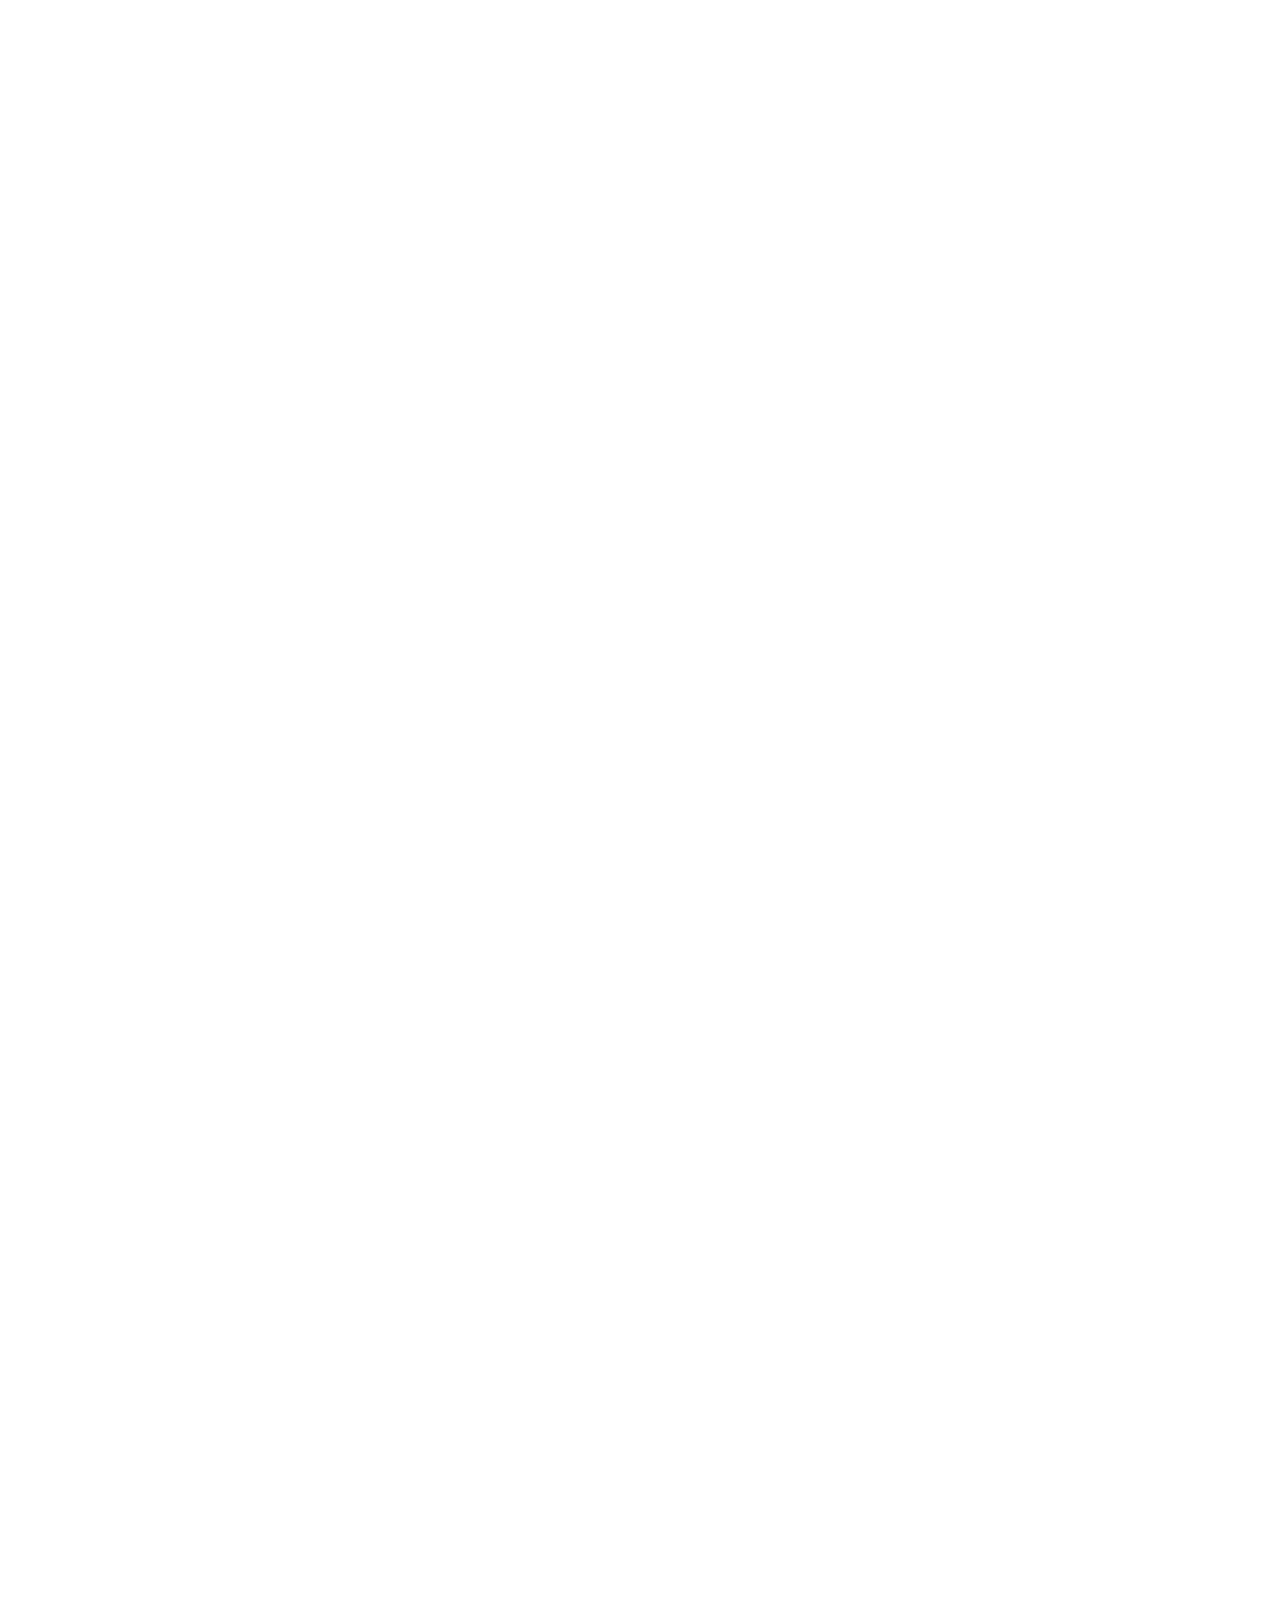
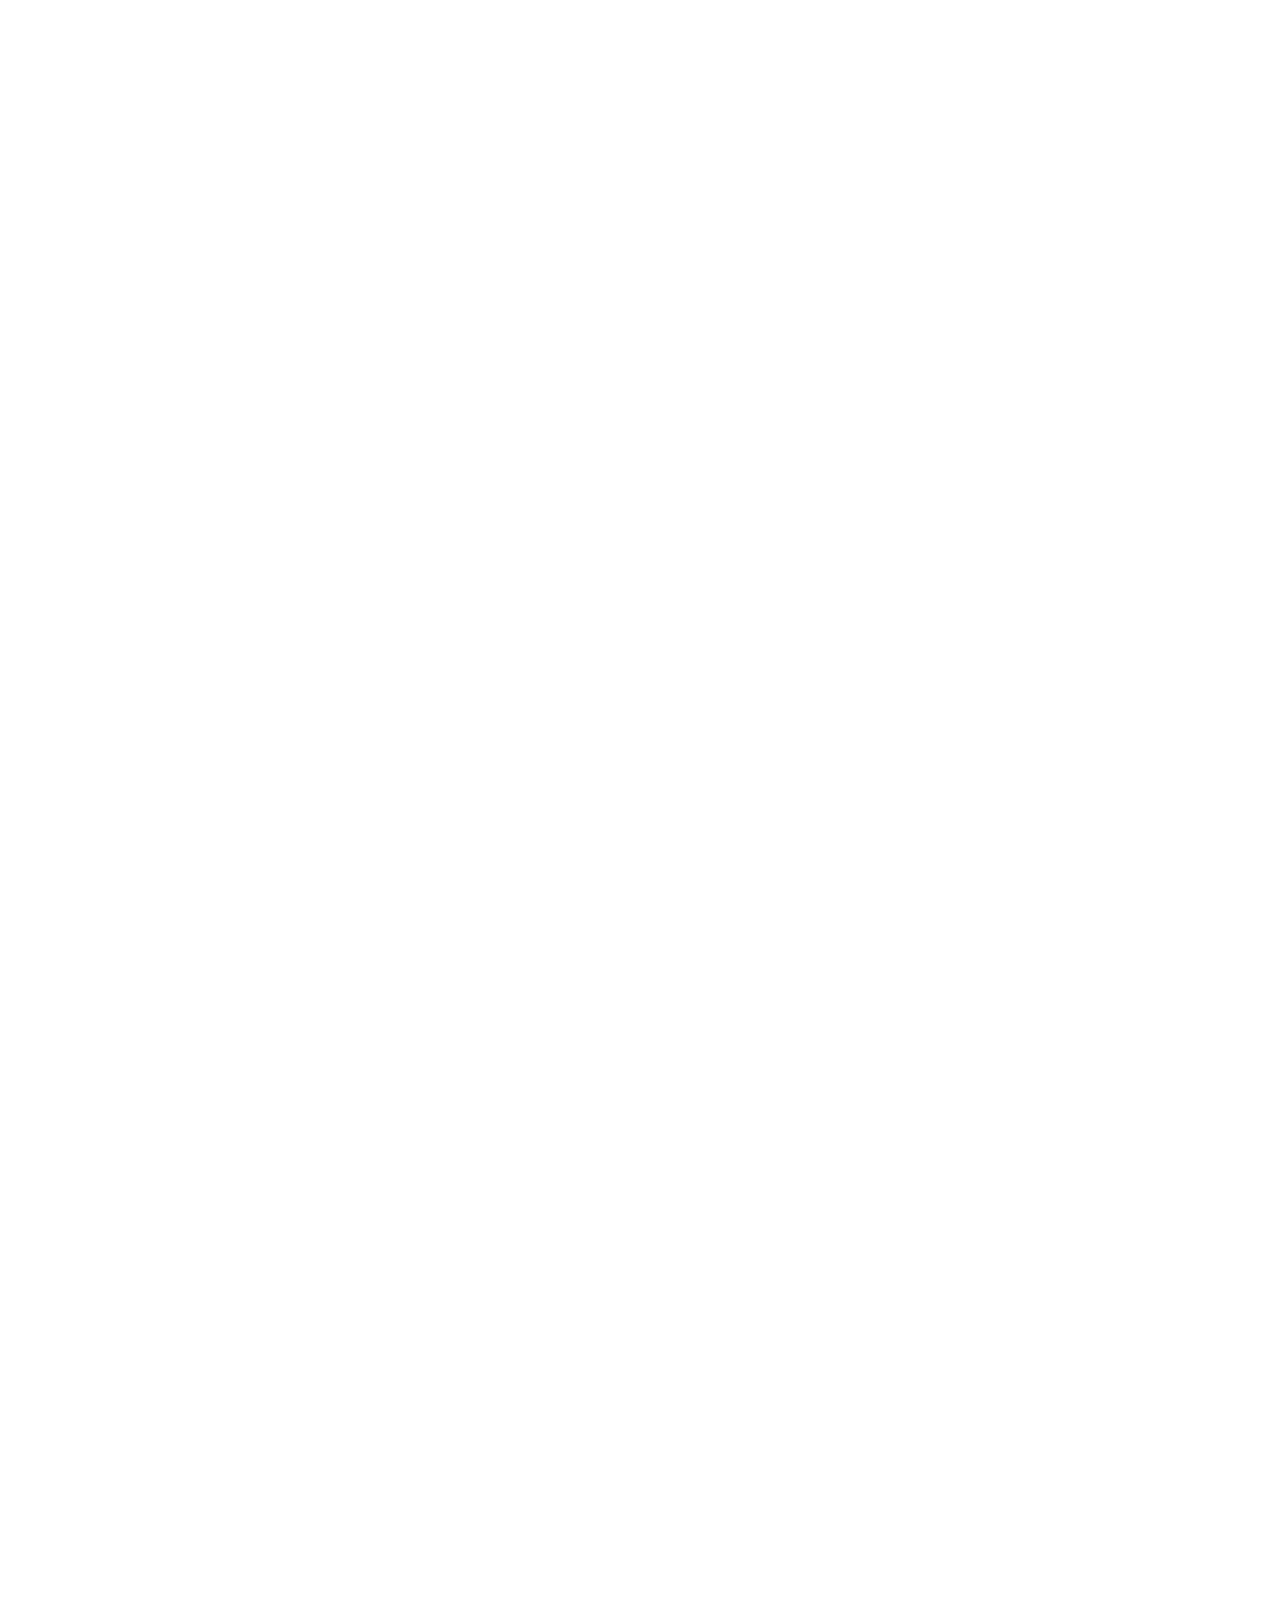
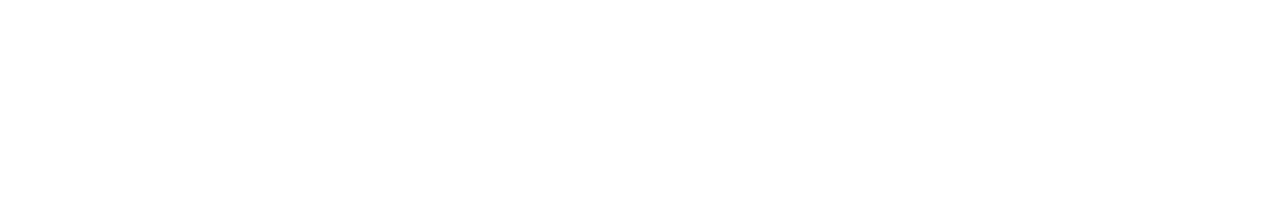
<file: 17.3_activities/02_Positioning_Relative_Absolute/solved/index.html>
<!DOCTYPE html>
<html>
<head>
  <link href="css/index.css" type="text/css" rel="stylesheet">
</head>
<body>
  <section class="relative">
    <div class="left">
      <div class="absolute">
      </div>
    </div>
    <div class="right">
    </div>
  </section>

<div class="fixed">
  Hi, I'm a fixed element!
</div>
</body>
</html>
</file>
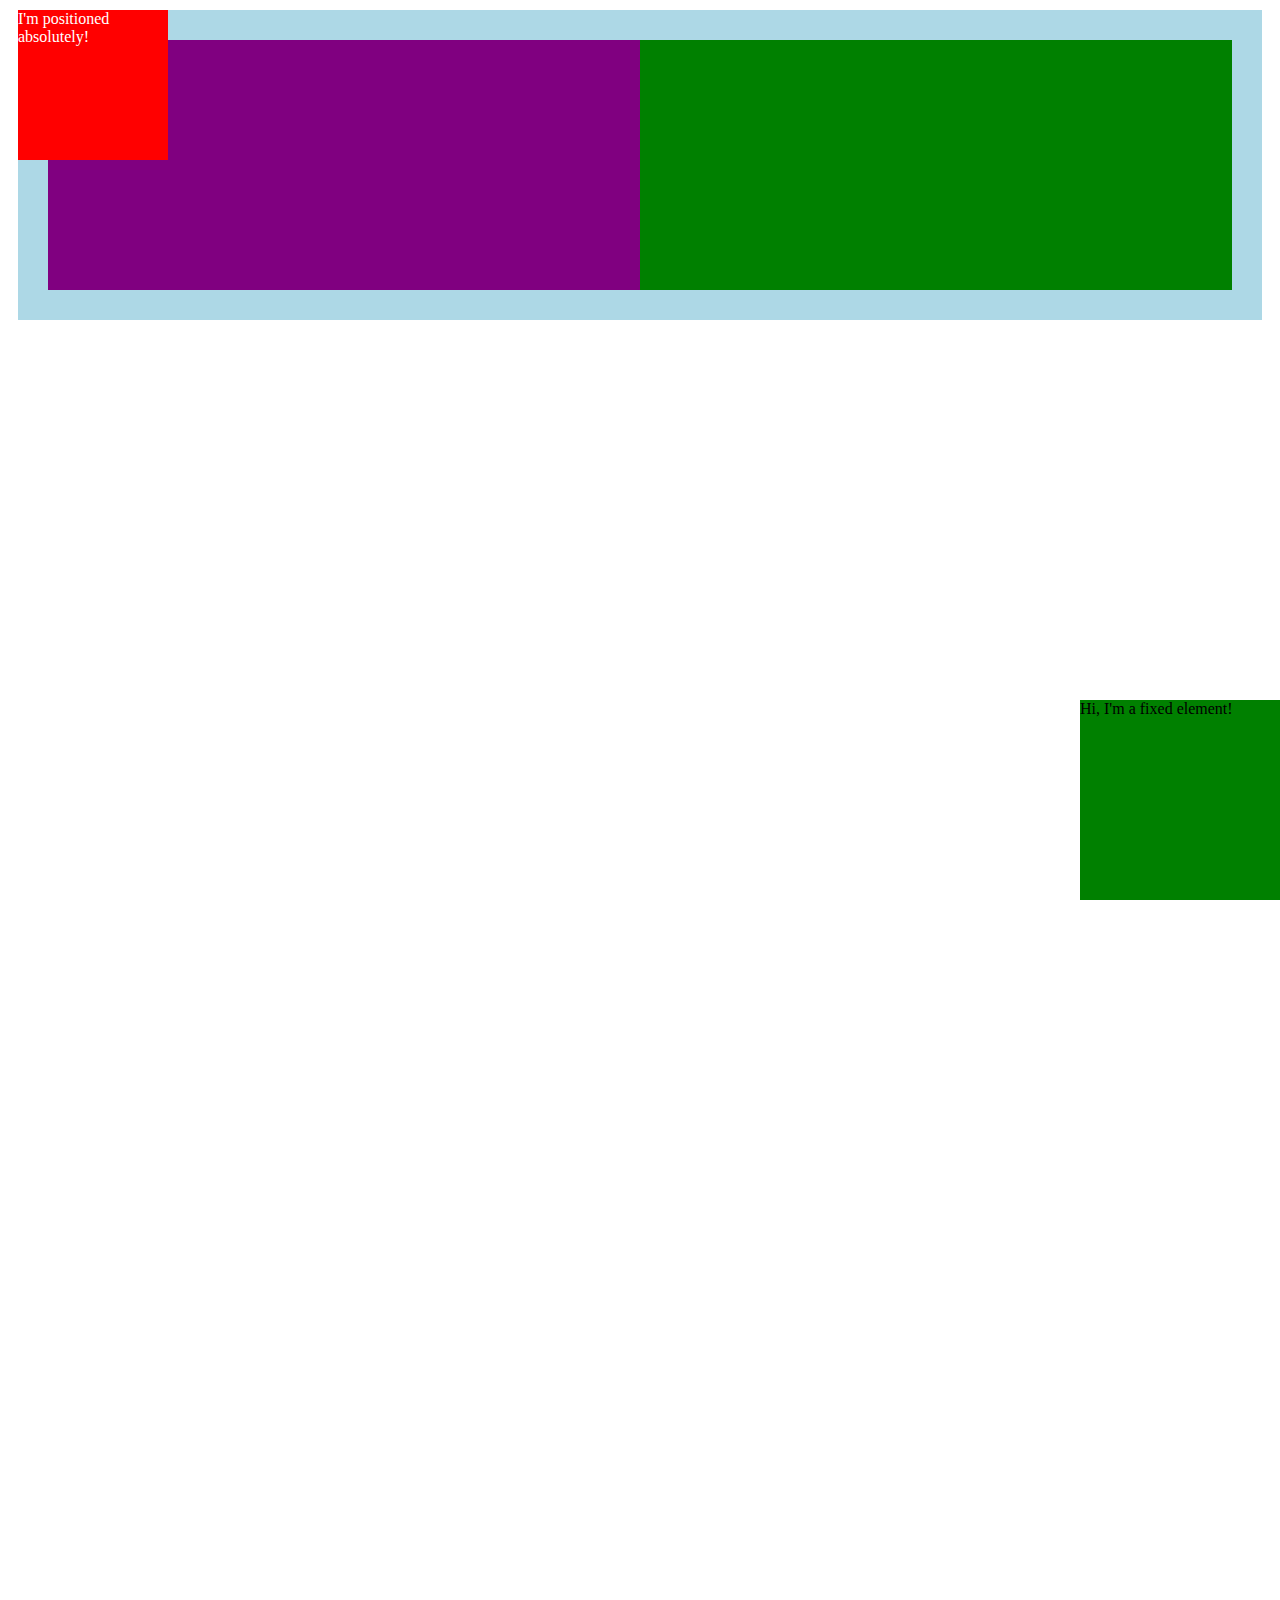
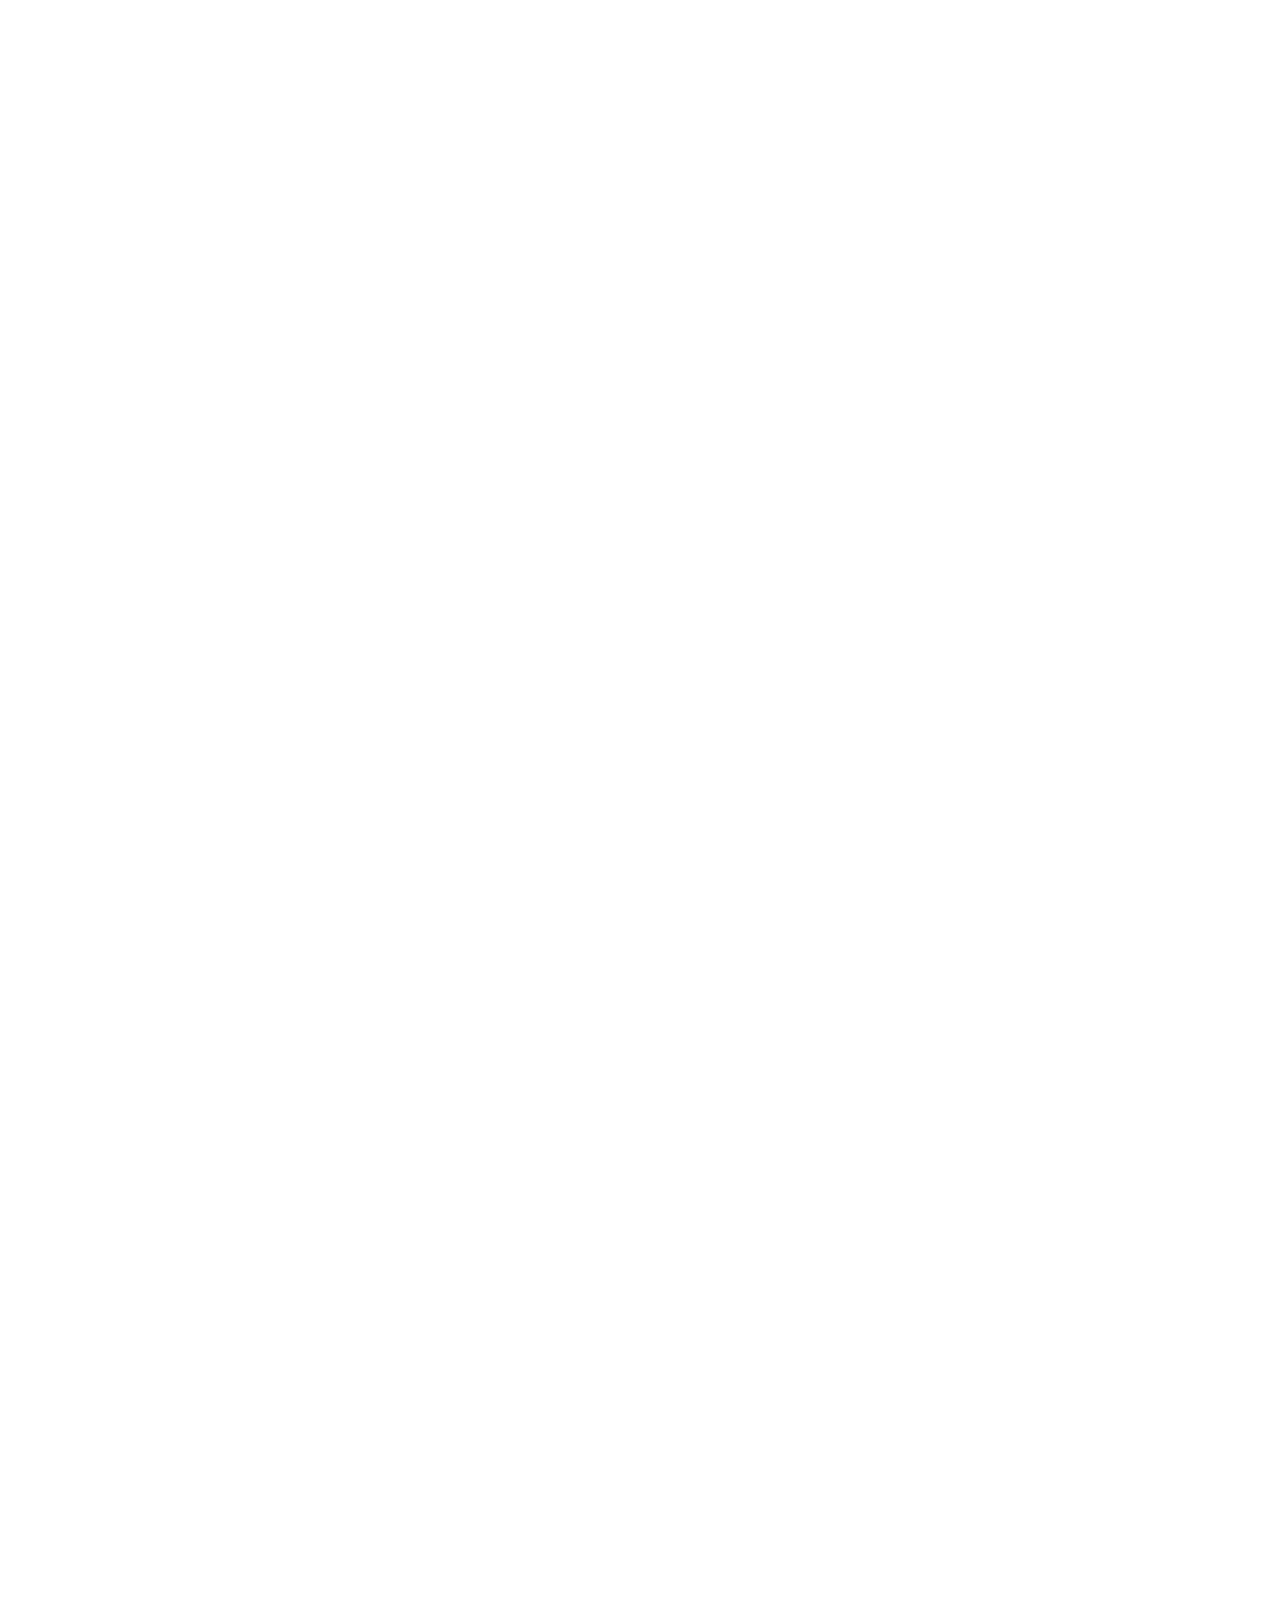
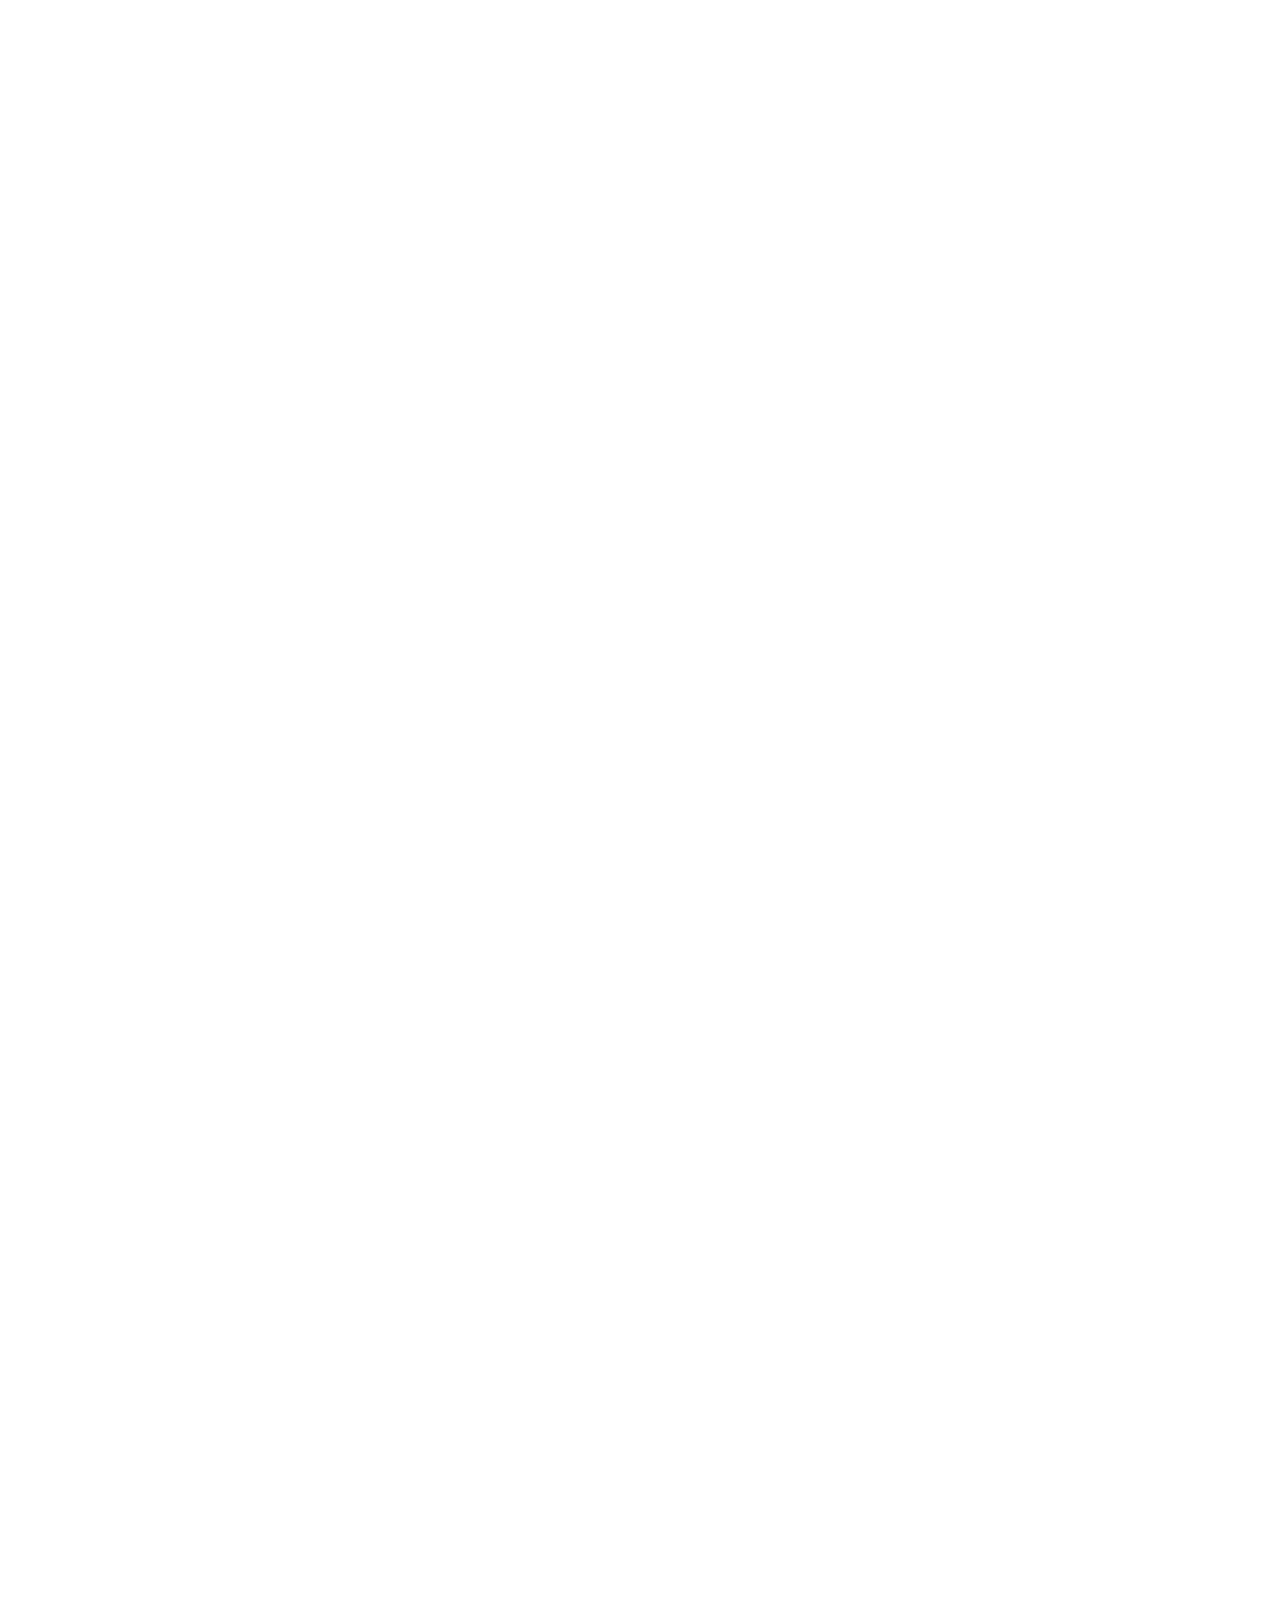
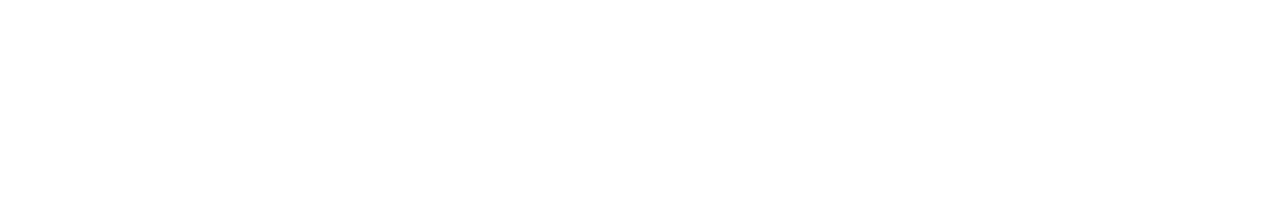
<file: 17.3_activities/02_Positioning_Relative_Absolute/unsolved/index.html>
<!DOCTYPE html>
<html>
<head>
  <link href="css/index.css" type="text/css" rel="stylesheet">
</head>
<body>
  <section class="relative">
    <div class="left">
      <div class="absolute">
        I'm positioned absolutely!
      </div>
    </div>
    <div class="right">
    </div>
  </section>

<div class="fixed">
  Hi, I'm a fixed element!
</div>
</body>
</html>
</file>
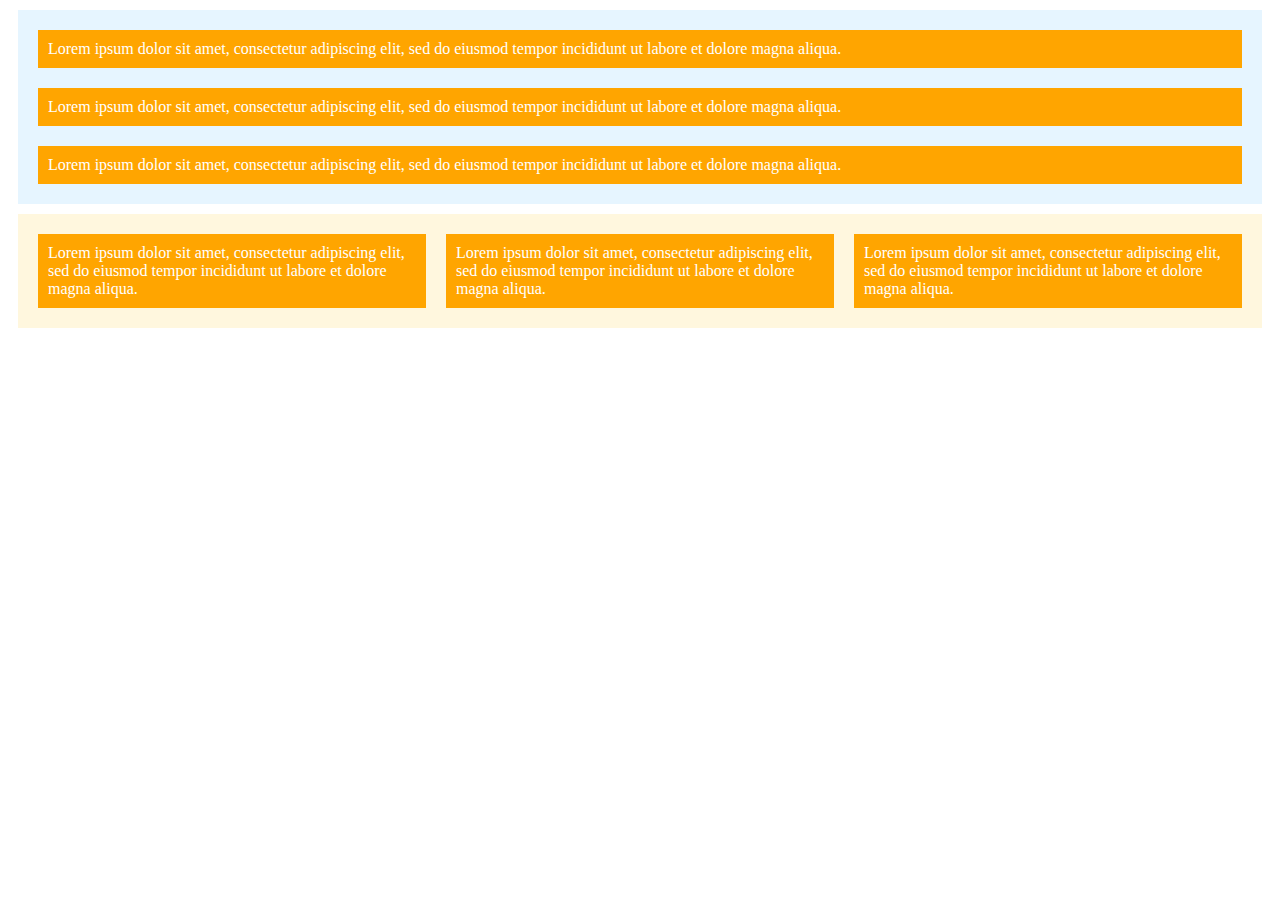
<file: 18.1-activities/01_Your_First_Flex_Layout/solved/index.html>
<!DOCTYPE html>
<html>
<head>
  <link href="css/index.css" type="text/css" rel="stylesheet">
</head>
<body>
  <div id="column" class="flex">
    <div class="flex_item">
      Lorem ipsum dolor sit amet, consectetur adipiscing elit, sed do eiusmod tempor incididunt ut labore et dolore magna aliqua.
    </div>
    <div class="flex_item">
      Lorem ipsum dolor sit amet, consectetur adipiscing elit, sed do eiusmod tempor incididunt ut labore et dolore magna aliqua.
    </div>
    <div class="flex_item">
      Lorem ipsum dolor sit amet, consectetur adipiscing elit, sed do eiusmod tempor incididunt ut labore et dolore magna aliqua.
    </div>
  </div>
  <div id="row" class="flex">
    <div class="flex_item">
      Lorem ipsum dolor sit amet, consectetur adipiscing elit, sed do eiusmod tempor incididunt ut labore et dolore magna aliqua.
    </div>
    <div class="flex_item">
      Lorem ipsum dolor sit amet, consectetur adipiscing elit, sed do eiusmod tempor incididunt ut labore et dolore magna aliqua.
    </div>
    <div class="flex_item">
      Lorem ipsum dolor sit amet, consectetur adipiscing elit, sed do eiusmod tempor incididunt ut labore et dolore magna aliqua.
    </div>
  </div>

</body>
</html>
</file>
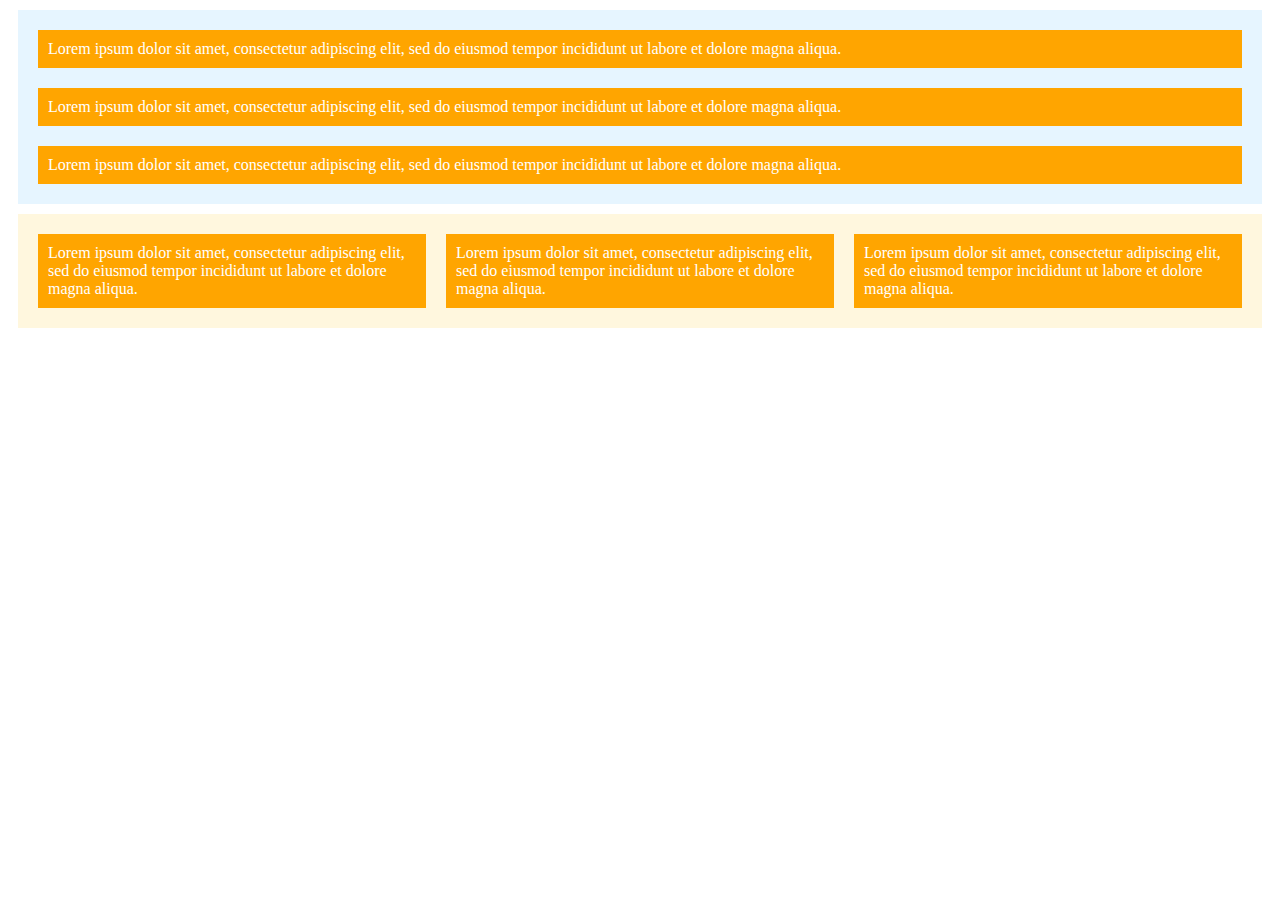
<file: 18.1-activities/01_Your_First_Flex_Layout/unsolved/index.html>
<!DOCTYPE html>
<html>
<head>
  <link href="css/index.css" type="text/css" rel="stylesheet">
</head>
<body>

  <div id="column" class="flex">
  <!-- This div has the id of column and the class of flex. -->
    <div class="flex_item">Lorem ipsum dolor sit amet, consectetur adipiscing elit, sed do eiusmod tempor incididunt ut labore et dolore magna aliqua.</div>
    <div class="flex_item">Lorem ipsum dolor sit amet, consectetur adipiscing elit, sed do eiusmod tempor incididunt ut labore et dolore magna aliqua.</div>
    <div class="flex_item">Lorem ipsum dolor sit amet, consectetur adipiscing elit, sed do eiusmod tempor incididunt ut labore et dolore magna aliqua.</div>
  </div>

  <div id="row" class="flex">
    <div class="flex_item">Lorem ipsum dolor sit amet, consectetur adipiscing elit, sed do eiusmod tempor incididunt ut labore et dolore magna aliqua.</div>
    <div class="flex_item">Lorem ipsum dolor sit amet, consectetur adipiscing elit, sed do eiusmod tempor incididunt ut labore et dolore magna aliqua.</div>
    <div class="flex_item">Lorem ipsum dolor sit amet, consectetur adipiscing elit, sed do eiusmod tempor incididunt ut labore et dolore magna aliqua.</div>
  </div>

</body>
</html>
</file>
<file: css/index.css>
nav {
  height: 50px;
  background-color: lightgrey;
}

/* target the class of inline-block below */
.inline-block {
  display: inline-block;
  padding: 15px;
}
/* target the class of .left below */
.left {
  height: 500px;
  float: left;
  background-color: lightblue;
  width: 30%;
  text-align: center;

}
/* target the class of .right below */
.right {
  height: 500px;
  float: left;
  background-color: lightgreen;
  width: 70%;
  text-align: center;
}

.card {
  display: inline-block;
  background-color: #c6c6c6;
  border-radius: 5px;
  height: 200px;
  width: 150px;
  margin: 35px;
  margin-top: 50px;
}
</file>
<file: 18.2-activities/solved/css/style.css>
body {
  font-family: 'Poppins', sans-serif;
}

/* Grid CSS */

#heroGrid {
  margin: 0px 5%;
  display: grid;
  min-height: 500px;
  height: 70vh;
  grid-template-rows: 75% 25%;
  grid-template-columns: 75% 25%;
  grid-template-areas:
  "featuredProduct secondaryProduct"
  "featuredProduct CTA";
}

#featuredProduct {
  grid-area: featuredProduct;
  background-image: url("../images/furniture1.png");
}

#secondaryProduct {
  grid-area: secondaryProduct;
  background-image: url("../images/furniture2.png");
}

#CTA {
  grid-area: CTA;
  background-image: url("../images/woodbg.png");
  justify-content: space-around;
  cursor: pointer;
}

#headline {
  background-color: rgba(255,255,255,0.8);
  border-bottom: 5px solid #FF6200;
  position: absolute;
  right: -50px;
  top: 100px;
  padding: 25px;
  max-width: 550px;
  z-index: 100;
}

.heroGridArea {
  background-position: center;
  background-repeat: no-repeat;
  background-size: cover;
  align-items: center;
  display: flex;
  position: relative;
}

/* Category Grid CSS */

.subHeading {
  text-align: center;
  border-bottom: 2px solid black;
  width: 300px;
  margin: 50px auto;
}

#categoryGrid {
  margin: 0px 5%;
  display: grid;
  grid-template-rows: 300px 300px 300px;
  grid-template-columns: 1fr 1fr 1fr;
  grid-template-areas:
  "bookcases bedroom patio"
  "couches couches patio"
  "desks desks desks"
  ;
}

#bookcases {
  grid-area: bookcases;
  background-image: url("../images/bookcases@2x.png");

}
#bedroom {
  grid-area: bedroom;
  background-image: url("../images/beds@2x.png");
}

#couches {
  grid-area: couches;
  background-image: url("../images/couch@2x.png");
}

#patio {
  grid-area: patio;
  background-image: url("../images/patio@2x.png");
}

#desks {
  grid-area: desks;
  background-image: url("../images/desks@2x.png");
}

.categoryGridArea {
  background-position: center;
  background-size: cover;
  background-repeat: no-repeat;
  margin: 5px;
  cursor: pointer;
  display: grid;
  align-content: end;
}

.heading {
  background-color: rgba(0,0,0,0.7);
  padding: 15px;
  height: 25px;
  color: white;
  font-size: 18px;
  border-bottom: 5px solid #FF6200;
}


/* Navigation CSS */
/* CHECK OUT THIS CODE BELOW IF YOU WANT TO GET A REFRESHER ON FLEX */

#navBar {
  display: flex;
  flex-direction: row;
  margin: 0px 5%;
}
#navBar h1 {
  width: 25%;
  font-weight: 500;
}
#navigation {
  display: flex;
  width: 50%;
  align-items: center;
  justify-content: space-evenly;
}
#navigation p {
  cursor: pointer;
  text-decoration: none;
}
.icons {
  display: flex;
  justify-content: flex-end;
  align-items: center;
  width: 25%;
}
.icons img {
  margin: 15px;
  cursor: pointer;
}
.highlight {
  color: #FF6200;
  font-weight: 700;
}

/* Typography CSS */

h2 {
  font-size: 60px;
  margin: 0px 0px;
  color: #FF6200;
}

h3 {
  font-size: 32px;
  font-weight: 300;
  margin: 0px 0px;
}

h4 {
  color: white;
  font-weight: 400;
  font-size: 22px;
}


#headline p {
  max-width: 350px;
  font-size: 16px;
  font-weight: 300;
  margin: 0px 0px;
  color: #636364;
}

@media only screen and (max-width: 1000px) {
  #navigation {
    display: none;
  }
  .icons {
    margin-left: auto;
  }
}

@media only screen and (max-width: 600px) {
  #headline {
    position: static;
    margin: 20px;
  }
  #heroGrid {
    grid-template-areas:
    "featuredProduct featuredProduct"
    "secondaryProduct CTA";
  }
  #categoryGrid {
    grid-template-rows: 300px 300px 300px 300px 300px;
    grid-template-columns: 1fr;
    grid-template-areas:
      "bookcases"
      "bedroom"
      "patio"
      "couches"
      "desks"
    ;
  }
}
</file>
<file: 18.2-activities/unsolved/css/style.css>
body {
  font-family: 'Poppins', sans-serif;
}

/* Grid CSS */
#heroGrid{
  margin: 0px 5%;
  display: grid;
  min-height: 500px;
  height: 70vh;
  grid-template-rows: 75% 25%;
  grid-template-columns: 75% 25%;
  grid-template-areas: 
  "featuredProduct secondaryProduct"
  "featuredProduct CTA";
}

/* Category Grid CSS */
#featuredProduct {
  grid-area: featuredProduct;
  background-image: url("../images/furniture1.jpg");
}
#secondaryProduct {
  grid-area: secondaryProduct;
  background-image: url("../images/furniture2.jpg");
}
#CTA {
  grid-area: CTA;
  justify-content: space-around;
  cursor: pointer;
  background-image: url("../images/woodbg.png");
}
.heroGridArea {
  background-position: center;
  background-repeat: no-repeat;
  background-size: cover;
  align-items: center;
  display: flex;
  position: relative;
}
.subHeading {
  text-align: center;
  border-bottom: 2px solid black;
  width: 300px;
  margin: 50px auto;
}
#categoryGrid {
  margin:  0px 5%;
  display: grid;
  grid-template-rows: 300px 300px 300px;
  grid-template-columns: 1fr 1fr 1fr;
  grid-template-areas: 
  "bookcases bedroom patio"
  "couches couches patio"
  "desks desks desks";
}
#bookcases {
 grid-area: bookcases;
 background-image: url("../images/bookcases.png");
}
#bedroom {
  grid-area: bedroom;
  background-image: url("../images/beds.png");
}
#couches {
  grid-area: couches;
  background-image: url("../images/couch.png");
}
#patio {
  grid-area: patio;
  background-image: url("../images/patio.png");
}
#desks {
  grid-area: desks;
  background-image: url("../images/desks.png");
}
.categoryGridArea {
  background-position: center;
  background-size: cover;
  background-repeat: no-repeat;
  margin: 5px;
  cursor: pointer;
  display: grid;
  align-items: end;
}
.heading {
  background-color: rgba(0, 0, 0, 0.7);
  padding: 15px;
  height: 25px;
  color: white;
  font-size: 18px;
  border-bottom: 5px solid #FF6200;
}

/* Navigation CSS */
/* CHECK OUT THIS CODE BELOW IF YOU WANT TO GET A REFRESHER ON FLEX */
#navBar {
  display: flex;
  flex-direction: row;
  margin: 0px 5%;
}
#navBar h1 {
  width: 25%;
  font-weight: 500;
}
#navigation {
  display: flex;
  width: 50%;
  align-items: center;
  justify-content: space-evenly;
}
#navigation p {
  cursor: pointer;
  text-decoration: none;
}
.icons {
  display: flex;
  justify-content: flex-end;
  align-items: center;
  width: 25%;
}
.icons img {
  margin: 15px;
  cursor: pointer;
}
.highlight {
  color: #FF6200;
  font-weight: 700;
}

/* Typography CSS */

h2 {
  font-size: 60px;
  margin: 0px 0px;
  color: #FF6200;
}

h3 {
  font-size: 32px;
  font-weight: 300;
  margin: 0px 0px;
}

h4 {
  color: white;
  font-weight: 400;
  font-size: 22px;
}


#headline p {
  max-width: 350px;
  font-size: 16px;
  font-weight: 300;
  margin: 0px 0px;
  color: #636364;
}
#headline {
  background-color: rgba(255, 255, 255, 0.8);
  border-bottom: 5px solid #FF6200;
  padding: 25px;
  position: absolute;
  top: 100px;
  right: -50px;
  z-index: 100;
}

@media only screen and (max-width: 1000px) {
    #navigation {
      display: none;
    }
    .icons {
      margin-left: auto;
    }
  }
  
@media only screen and (max-width: 600px){
    #headline {
      position: static;
      margin: 20px;
    }
    #heroGrid {
      grid-template-areas: 
      "featuredProduct featuredProduct"
      "secondaryProduct CTA";
    }
    #categoryGrid {
      grid-template-rows: 300px 300px 300px 300px 300px;
      grid-template-columns: 1fr;
      grid-template-areas: 
      "bookcases"
      "bedroom"
      "patio"
      "couches"
      "desks";
    }
  }
</file>
<file: 17.2-activities/01_Containers_Structure/solved/css/style.css>
/*  Hi! your going to write styles here in the next couple activities. */
</file>
<file: 17.2-activities/01_Containers_Structure/unsolved/css/style.css>
/*  Hi! your going to write styles here in the next couple activities. */
.header {
	height: 250px;
	max-height: 500px;
	background-image: url(../images/upsBackground.png);
	background-size: cover;
	background-repeat: no-repeat;
	background-position: bottom;
}

#pageTopic {
	text-align: center;
}

.colorContainer {
	display: inline-block;
	margin: 15px;
}

.swatch {
	height: 200px;
	width: 170px;
	border: 1px solid black;
}

.hexCode {
	padding: 15px;
	text-align: center;
	border: 1px solid black;
	border-top: none;
	border-bottom-left-radius: 7px;
	border-bottom-right-radius: 7px;
}

.type_container {
	display: inline-block;
	margin: 20px;
}

.button {
	display: inline-block;
	padding: 15px;
	margin: 15px;
	width: 150px;
	text-align: center;
	color: white;
}
</file>
<file: 17.2-activities/02_BoxModel/solved/css/style.css>
/* Header Styles */
.header {
  height: 250px;
  max-height: 500px;
  background-image: url(../images/upsBackground.png);
  background-size: cover;
  background-repeat: no-repeat;
  background-position: bottom;
}
#pageTopic {
   text-align: center;
}
 /* Primary Color */
 .colorContainer {
     display: inline-block;
     margin: 15px;
 }
 .swatch {
    height: 200px;
    width: 170px;
    border: 1px solid black;
}
.hexCode {
    padding: 15px;
    text-align: center;
    border: 1px solid black;
    border-top: none;
    border-bottom-left-radius: 7px;
    border-bottom-right-radius: 7px;
}
/* Typography CSS */
.type_container {
    display: inline-block;
    margin: 20px;
}

/* UI Elements */
.button {
    display: inline-block;
    padding: 15px;
    margin: 15px;
    width: 150px;
    text-align: center;
    color: white;
    outline: 1px solid red;
}
</file>
<file: 17.2-activities/02_BoxModel/unsolved/css/style.css>
/* Header Styles */

/* Primary Color */

/* Typography CSS */

/* UI Elements */
</file>
<file: 17.3_activities/02_Positioning_Relative_Absolute/solved/css/index.css>
body {
  height: 5000px;
}
.left {
  width: 50%;
  background-color: purple;
}
.right {
  width: 50%;
  background-color: green;
}
.relative {
  background-color: lightblue;
  height: 250px;
  padding: 30px;
  margin: 10px;
  display: flex;
  position: relative;
}
.absolute {
  height: 50px;
  width: 50px;
  background-color: red;
  position: absolute;
  top: 0;
  left: 0;
}
.fixed {
  height: 200px;
  width: 200px;
  background-color: green;
  position: fixed;
  bottom: 0;
  right: 0;
}
</file>
<file: 17.3_activities/02_Positioning_Relative_Absolute/unsolved/css/index.css>
body {
  height: 5000px;
}
.left {
  width: 50%;
  background-color: purple;
}
.right {
  width: 50%;
  background-color: green;
}
.relative {
  background-color: lightblue;
  height: 250px;
  padding: 30px;
  margin: 10px;
  display: flex;
  position: relative;
}
.absolute {
  height: 150px;
  width: 150px;
  background-color: red;
  color: white;
  position: absolute;
  top: 0 ;
  left: 0 ;
}
.fixed {
  height: 200px;
  width: 200px;
  background-color: green;
  position: fixed;
  bottom: 0;
  right: 0;
}
</file>
<file: 18.1-activities/01_Your_First_Flex_Layout/solved/css/index.css>
.flex_item {
  padding:10px;
  margin: 10px;
  background-color: orange;
  color: white;
}
.flex {
  display: flex;
  padding: 10px;
  margin: 10px;
}
#column {
  background-color: #E6F5FF;
  flex-direction: column;
}
#row {
  background-color: #FFF7DE;
  flex-direction: row;
}
</file>
<file: 18.1-activities/01_Your_First_Flex_Layout/unsolved/css/index.css>
.flex_item {
  padding:10px;
  margin: 10px;
  background-color: orange;
  color: white;
}
.flex {
  padding: 10px;
  margin: 10px;
  /* Set the property display to flex below! */
  display: flex;
}
#column {
  background-color: #E6F5FF;
  /* Set the property flex direction to column below! */
  flex-direction: column;
}
#row {
  background-color: #FFF7DE;
/* Set the property flex-direction to row below! */
  flex-direction: row;
}
.alignItems {
  align-items: center;
}
</file>
